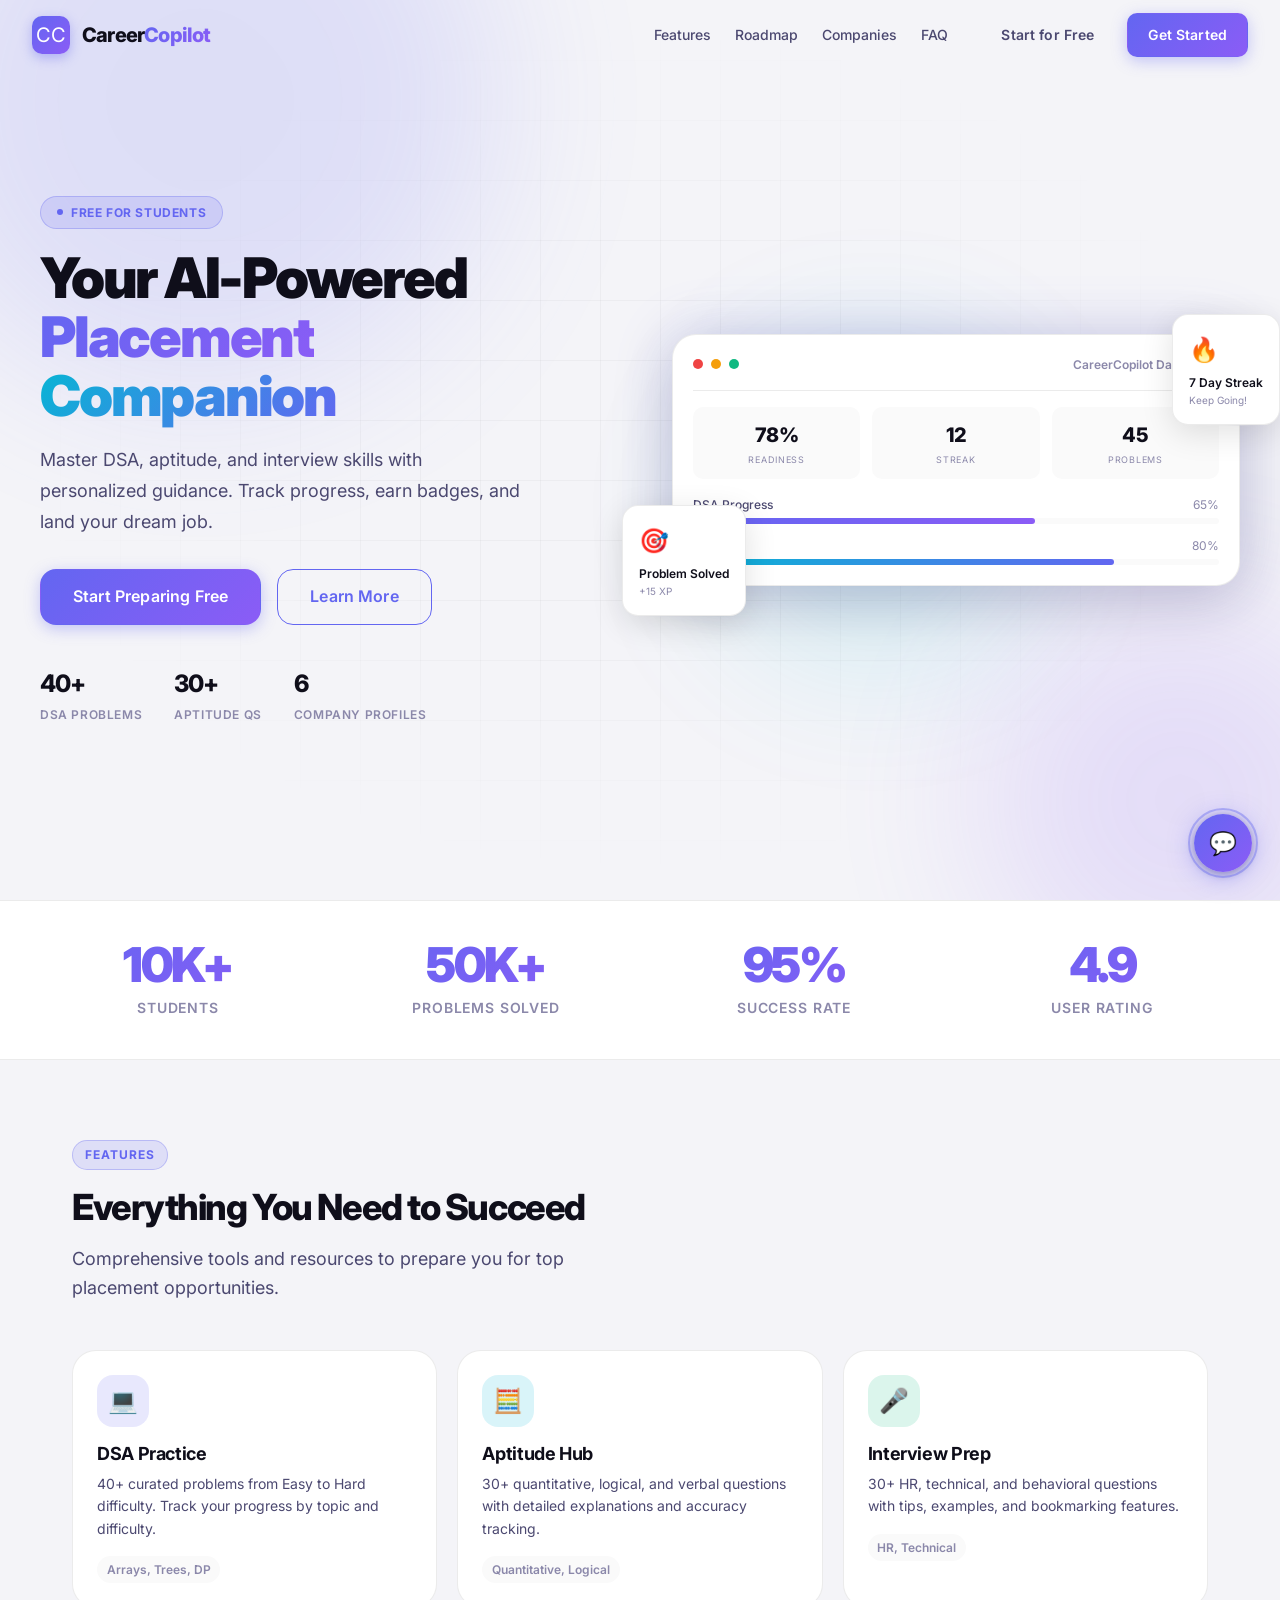
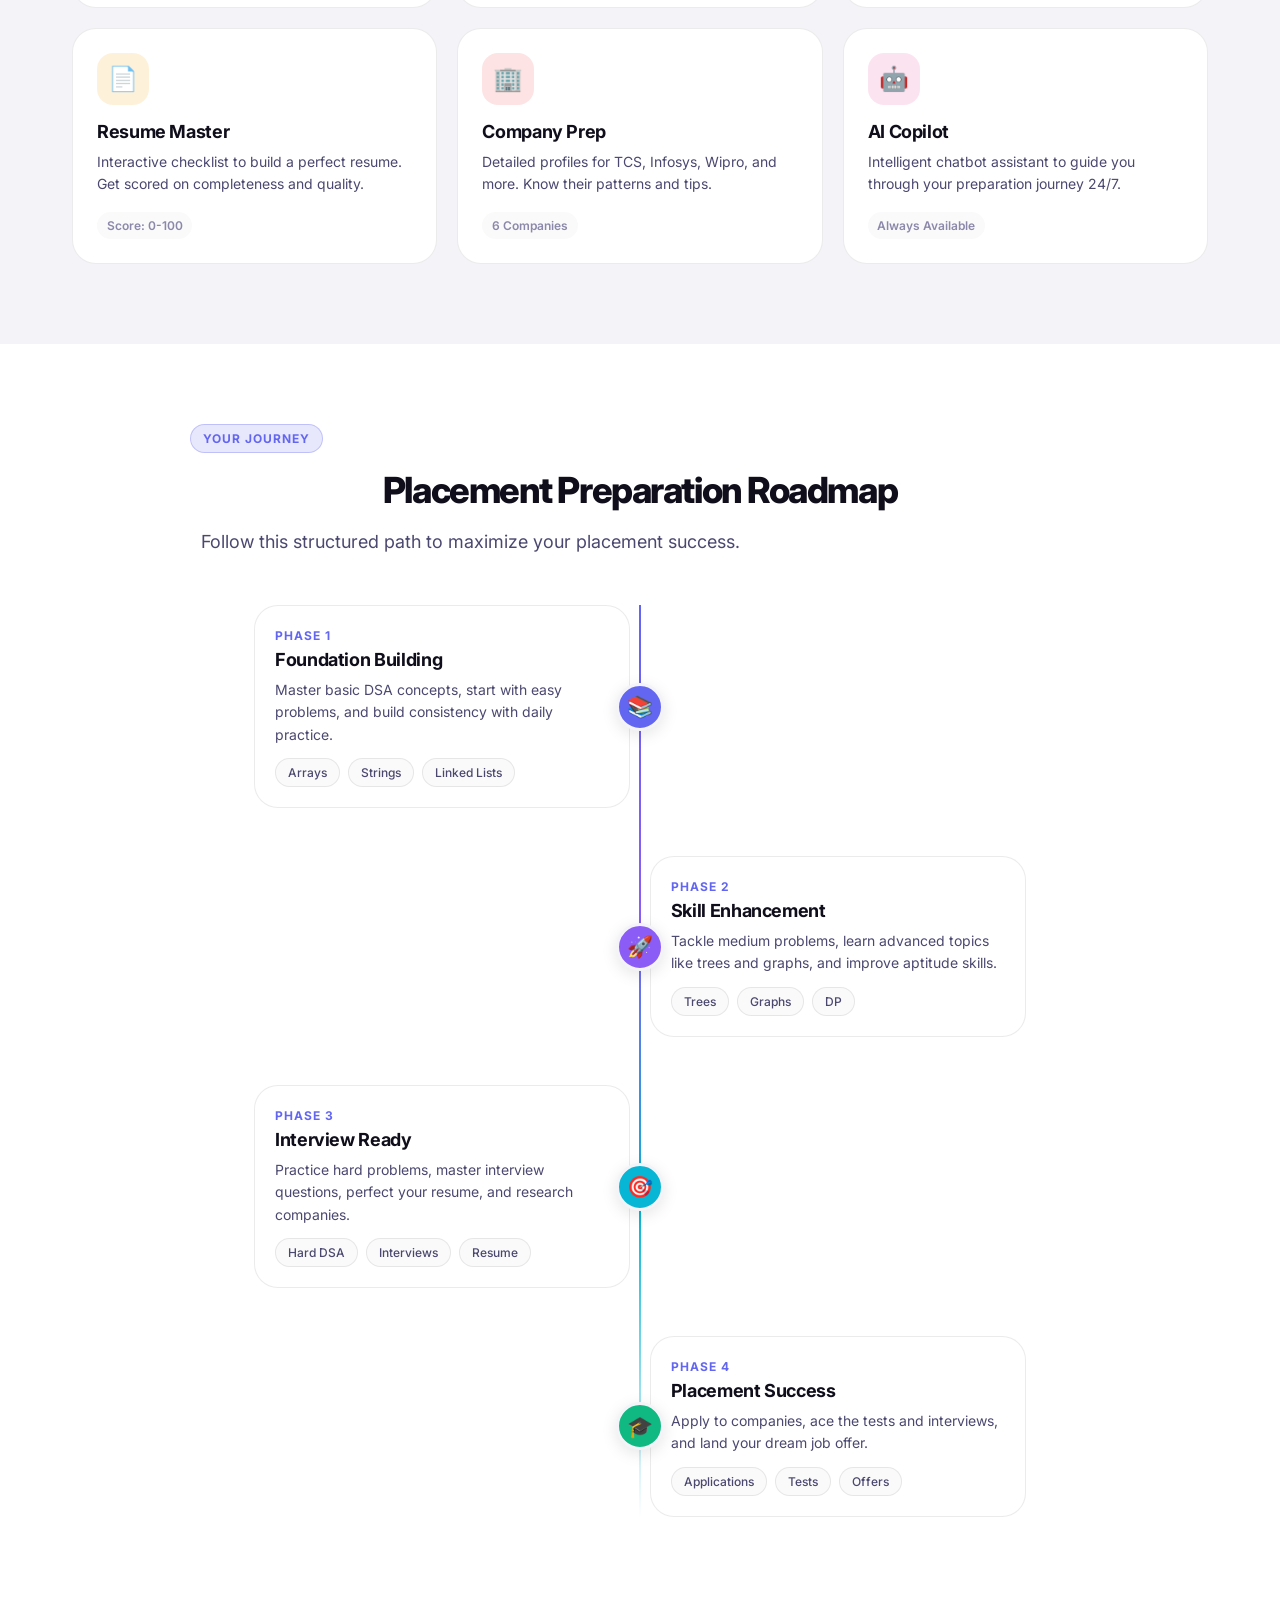
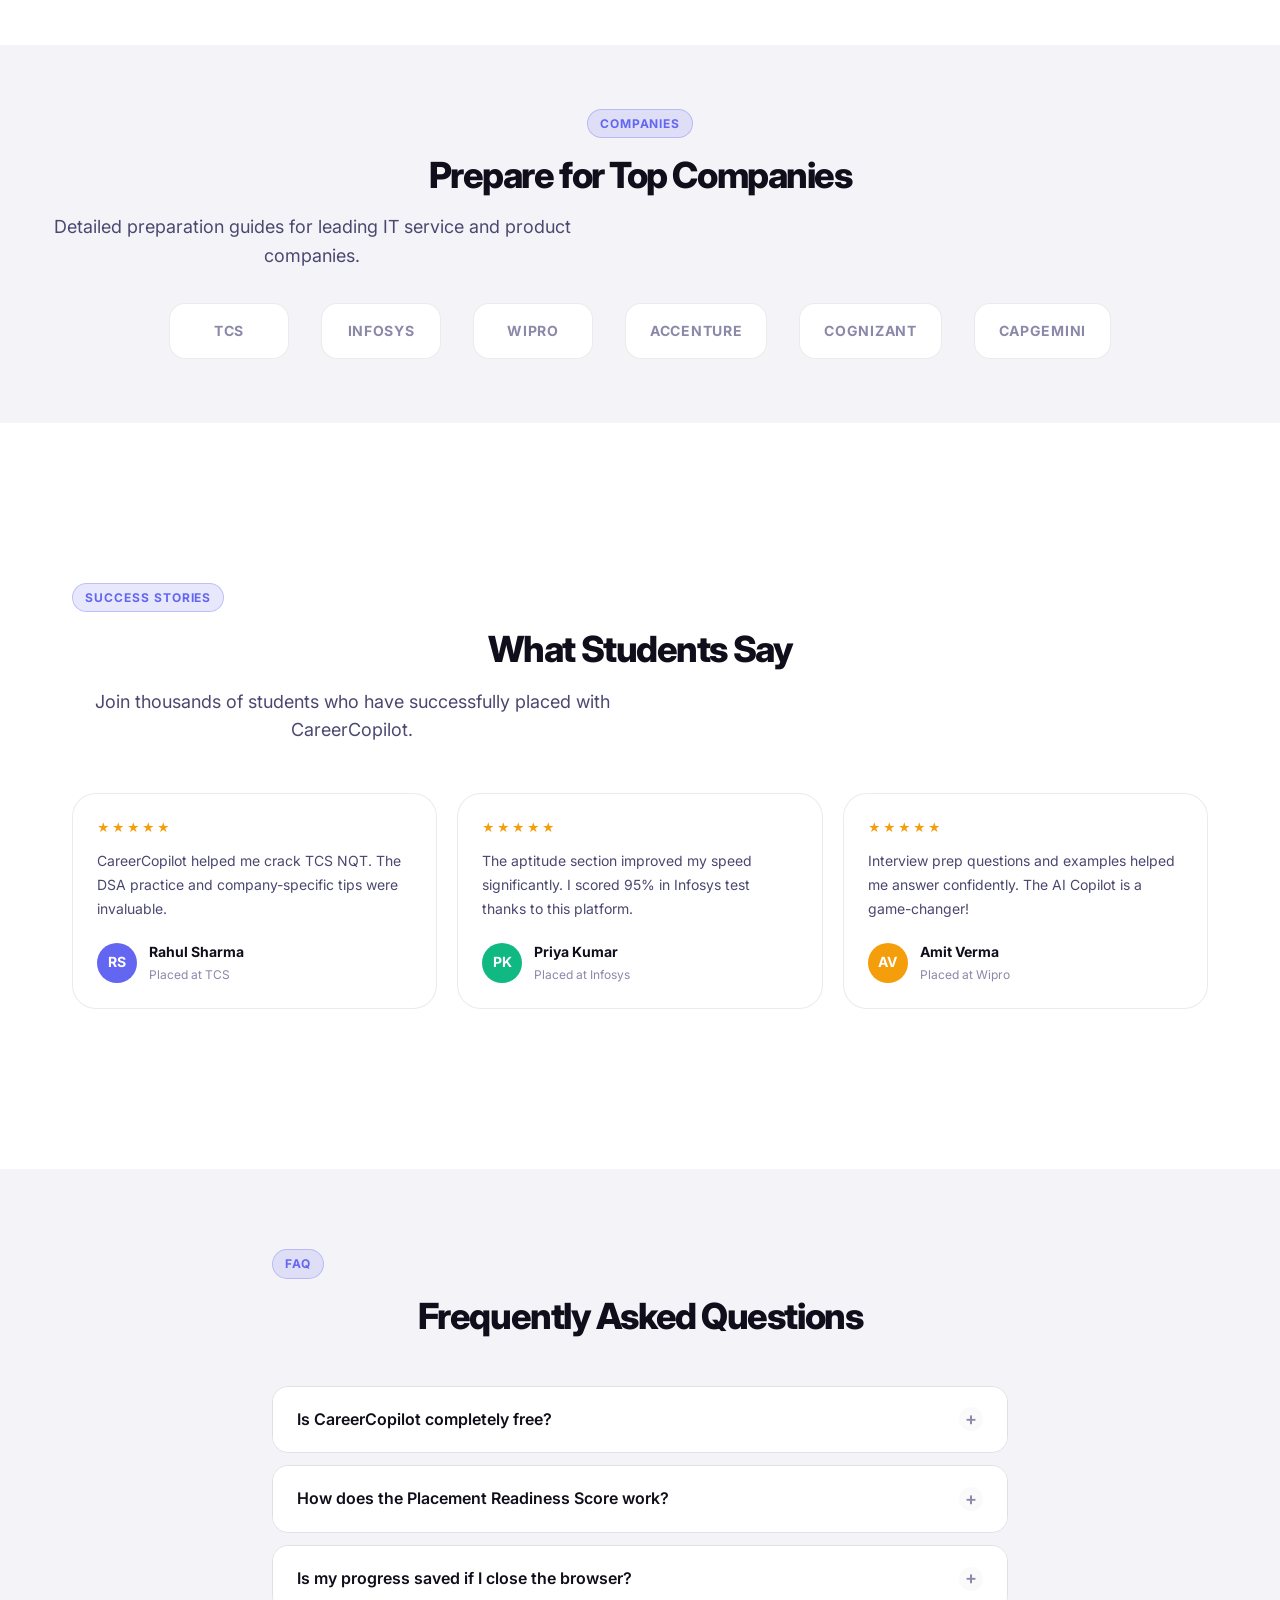
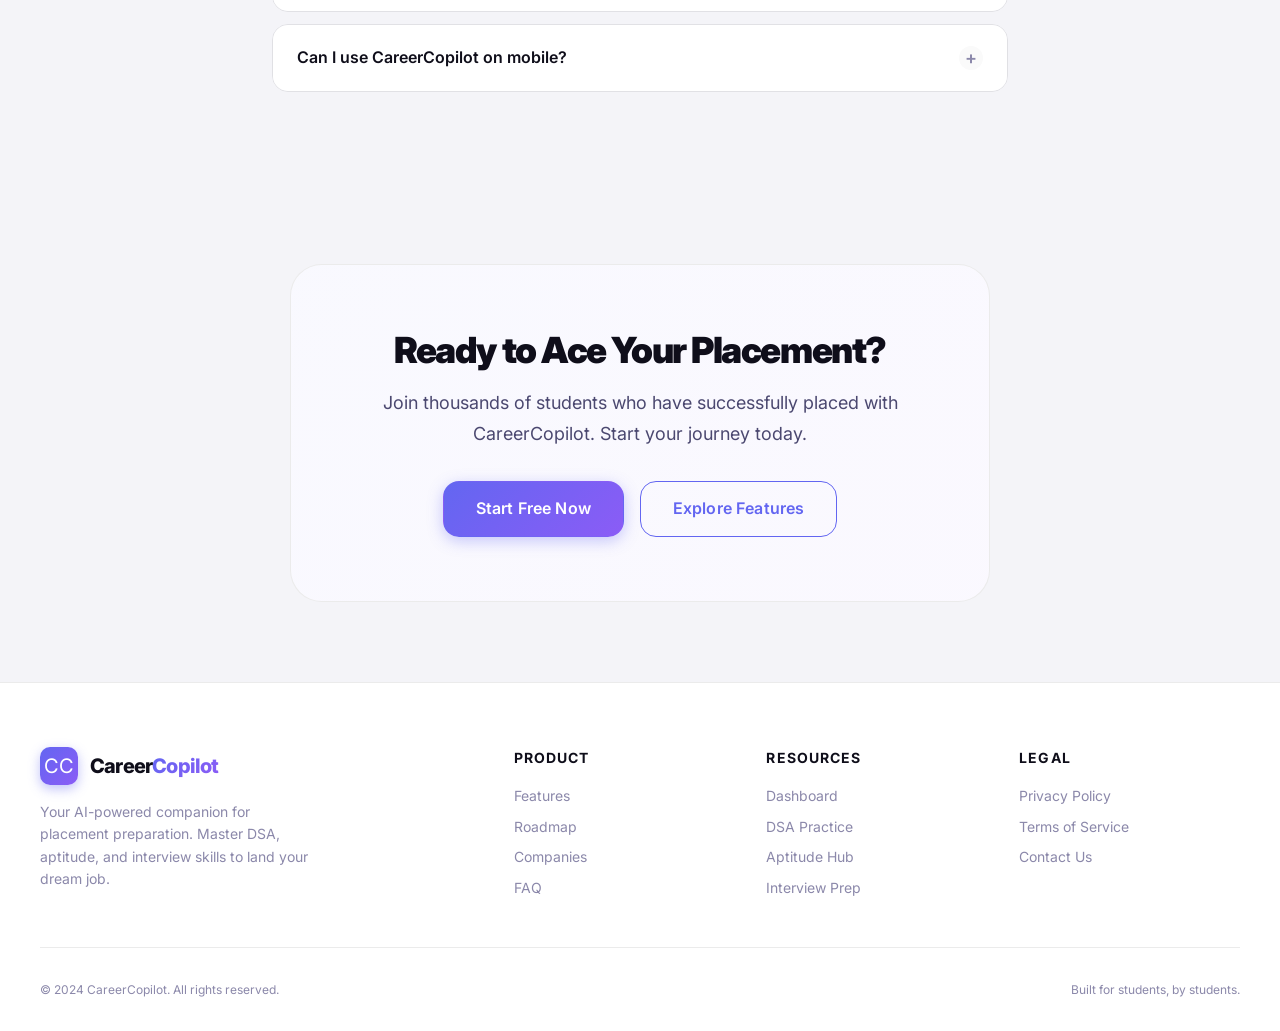
<file: index.html>
<!DOCTYPE html>
<html lang="en">
<head>
<meta charset="UTF-8">
<meta name="viewport" content="width=device-width, initial-scale=1.0">
<title>CareerCopilot — Your AI-Powered Placement Preparation Companion</title>
<link rel=icon href=favicon.svg type=image/svg+xml>

<meta name="description" content="Ace your placement preparation with CareerCopilot. Practice DSA, aptitude, interview questions, and track your progress with AI-powered guidance.">
<link rel="stylesheet" href="css/designsystem.css">
<link rel="stylesheet" href="css/landing.css">
<link rel="stylesheet" href="css/chatbot.css">
</head>
<body>

<!-- Landing Navigation -->
<nav class="landing-nav">
  <a href="index.html" class="nav-brand">
    <div class
    
    ="nav-brand-icon">CC</div>
    <div class="nav-brand-name">Career<span>Copilot</span></div>
  </a>
  <div class="nav-links">
    <a href="#features">Features</a>
    <a href="#roadmap">Roadmap</a>
    <a href="#companies">Companies</a>
    <a href="#faq">FAQ</a>
  </div>
  <div class="nav-actions">
    <a href="dashboard.html?profile=1" class="btn btn-ghost">Start for Free</a>
    <a href="dashboard.html?profile=1" class="btn btn-primary">Get Started</a>
  </div>
  <button class="nav-mobile-btn">☰</button>
</nav>

<!-- Hero Section -->
<section class="hero">
  <div class="hero-bg">
    <div class="hero-orb hero-orb-1"></div>
    <div class="hero-orb hero-orb-2"></div>
    <div class="hero-orb hero-orb-3"></div>
    <div class="hero-grid"></div>
  </div>
  
  <div class="hero-content">
    <div class="hero-text">
      <div class="hero-badge">
        <span class="hero-badge-dot"></span>
        Free for Students
      </div>
      <h1 class="hero-title">
        Your AI-Powered<br>
        <span class="highlight">Placement</span> <span class="line-accent">Companion</span>
      </h1>
      <p class="hero-desc">
        Master DSA, aptitude, and interview skills with personalized guidance. Track progress, earn badges, and land your dream job.
      </p>
      <div class="hero-cta">
        <a href="dashboard.html?profile=1" class="btn btn-primary btn-lg">Start Preparing Free</a>
        <a href="#features" class="btn btn-outline btn-lg">Learn More</a>
      </div>
      <div class="hero-stats">
        <div class="hero-stat-item">
          <div class="hero-stat-value">40+</div>
          <div class="hero-stat-label">DSA Problems</div>
        </div>
        <div class="hero-stat-item">
          <div class="hero-stat-value">30+</div>
          <div class="hero-stat-label">Aptitude Qs</div>
        </div>
        <div class="hero-stat-item">
          <div class="hero-stat-value">6</div>
          <div class="hero-stat-label">Company Profiles</div>
        </div>
      </div>
    </div>
    
    <div class="hero-visual">
      <div class="hero-dashboard-mock">
        <div class="mock-header">
          <div class="mock-dot mock-dot-red"></div>
          <div class="mock-dot mock-dot-yellow"></div>
          <div class="mock-dot mock-dot-green"></div>
          <div class="mock-title">CareerCopilot Dashboard</div>
        </div>
        <div class="mock-stats-row">
          <div class="mock-stat">
            <div class="mock-stat-val">78%</div>
            <div class="mock-stat-lbl">Readiness</div>
          </div>
          <div class="mock-stat">
            <div class="mock-stat-val">12</div>
            <div class="mock-stat-lbl">Streak</div>
          </div>
          <div class="mock-stat">
            <div class="mock-stat-val">45</div>
            <div class="mock-stat-lbl">Problems</div>
          </div>
        </div>
        <div class="mock-progress-list">
          <div class="mock-progress-item">
            <div class="mock-progress-header">
              <span class="mock-progress-label">DSA Progress</span>
              <span class="mock-progress-pct">65%</span>
            </div>
            <div class="progress-bar">
              <div class="progress-fill" style="width: 65%;"></div>
            </div>
          </div>
          <div class="mock-progress-item">
            <div class="mock-progress-header">
              <span class="mock-progress-label">Aptitude</span>
              <span class="mock-progress-pct">80%</span>
            </div>
            <div class="progress-bar">
              <div class="progress-fill accent" style="width: 80%;"></div>
            </div>
          </div>
        </div>
      </div>
      
      <div class="hero-float-card hero-float-card-1">
        <div class="float-card-icon">🎯</div>
        <div class="float-card-text">Problem Solved</div>
        <div class="float-card-sub">+15 XP</div>
      </div>
      
      <div class="hero-float-card hero-float-card-2">
        <div class="float-card-icon">🔥</div>
        <div class="float-card-text">7 Day Streak</div>
        <div class="float-card-sub">Keep Going!</div>
      </div>
    </div>
  </div>
</section>

<!-- Stats Bar -->
<section class="stats-showcase">
  <div class="stats-showcase-grid">
    <div class="showcase-stat">
      <div class="showcase-stat-value">10K+</div>
      <div class="showcase-stat-label">Students</div>
    </div>
    <div class="showcase-stat">
      <div class="showcase-stat-value">50K+</div>
      <div class="showcase-stat-label">Problems Solved</div>
    </div>
    <div class="showcase-stat">
      <div class="showcase-stat-value">95%</div>
      <div class="showcase-stat-label">Success Rate</div>
    </div>
    <div class="showcase-stat">
      <div class="showcase-stat-value">4.9</div>
      <div class="showcase-stat-label">User Rating</div>
    </div>
  </div>
</section>

<!-- Features Section -->
<section class="landing-section" id="features">
  <div class="section-eyebrow">Features</div>
  <h2 class="section-heading">Everything You Need to Succeed</h2>
  <p class="section-subheading">Comprehensive tools and resources to prepare you for top placement opportunities.</p>
  
  <div class="features-grid">
    <div class="feature-card">
      <div class="feature-icon purple">💻</div>
      <h3 class="feature-title">DSA Practice</h3>
      <p class="feature-desc">40+ curated problems from Easy to Hard difficulty. Track your progress by topic and difficulty.</p>
      <span class="feature-tag">Arrays, Trees, DP</span>
    </div>
    
    <div class="feature-card">
      <div class="feature-icon cyan">🧮</div>
      <h3 class="feature-title">Aptitude Hub</h3>
      <p class="feature-desc">30+ quantitative, logical, and verbal questions with detailed explanations and accuracy tracking.</p>
      <span class="feature-tag">Quantitative, Logical</span>
    </div>
    
    <div class="feature-card">
      <div class="feature-icon green">🎤</div>
      <h3 class="feature-title">Interview Prep</h3>
      <p class="feature-desc">30+ HR, technical, and behavioral questions with tips, examples, and bookmarking features.</p>
      <span class="feature-tag">HR, Technical</span>
    </div>
    
    <div class="feature-card">
      <div class="feature-icon amber">📄</div>
      <h3 class="feature-title">Resume Master</h3>
      <p class="feature-desc">Interactive checklist to build a perfect resume. Get scored on completeness and quality.</p>
      <span class="feature-tag">Score: 0-100</span>
    </div>
    
    <div class="feature-card">
      <div class="feature-icon red">🏢</div>
      <h3 class="feature-title">Company Prep</h3>
      <p class="feature-desc">Detailed profiles for TCS, Infosys, Wipro, and more. Know their patterns and tips.</p>
      <span class="feature-tag">6 Companies</span>
    </div>
    
    <div class="feature-card">
      <div class="feature-icon pink">🤖</div>
      <h3 class="feature-title">AI Copilot</h3>
      <p class="feature-desc">Intelligent chatbot assistant to guide you through your preparation journey 24/7.</p>
      <span class="feature-tag">Always Available</span>
    </div>
  </div>
</section>

<!-- Roadmap Section -->
<section class="roadmap-section" id="roadmap">
  <div class="roadmap-inner">
    <div class="section-eyebrow text-center">Your Journey</div>
    <h2 class="section-heading text-center">Placement Preparation Roadmap</h2>
    <p class="section-subheading text-center">Follow this structured path to maximize your placement success.</p>
    
    <div class="roadmap-timeline">
      <div class="timeline-item">
        <div class="timeline-dot" style="background: #6366F1;">📚</div>
        <div class="timeline-content">
          <div class="timeline-phase">Phase 1</div>
          <h3 class="timeline-title">Foundation Building</h3>
          <p class="timeline-desc">Master basic DSA concepts, start with easy problems, and build consistency with daily practice.</p>
          <div class="timeline-tags">
            <span class="tag">Arrays</span>
            <span class="tag">Strings</span>
            <span class="tag">Linked Lists</span>
          </div>
        </div>
      </div>
      
      <div class="timeline-item">
        <div class="timeline-dot" style="background: #8B5CF6;">🚀</div>
        <div class="timeline-content">
          <div class="timeline-phase">Phase 2</div>
          <h3 class="timeline-title">Skill Enhancement</h3>
          <p class="timeline-desc">Tackle medium problems, learn advanced topics like trees and graphs, and improve aptitude skills.</p>
          <div class="timeline-tags">
            <span class="tag">Trees</span>
            <span class="tag">Graphs</span>
            <span class="tag">DP</span>
          </div>
        </div>
      </div>
      
      <div class="timeline-item">
        <div class="timeline-dot" style="background: #06B6D4;">🎯</div>
        <div class="timeline-content">
          <div class="timeline-phase">Phase 3</div>
          <h3 class="timeline-title">Interview Ready</h3>
          <p class="timeline-desc">Practice hard problems, master interview questions, perfect your resume, and research companies.</p>
          <div class="timeline-tags">
            <span class="tag">Hard DSA</span>
            <span class="tag">Interviews</span>
            <span class="tag">Resume</span>
          </div>
        </div>
      </div>
      
      <div class="timeline-item">
        <div class="timeline-dot" style="background: #10B981;">🎓</div>
        <div class="timeline-content">
          <div class="timeline-phase">Phase 4</div>
          <h3 class="timeline-title">Placement Success</h3>
          <p class="timeline-desc">Apply to companies, ace the tests and interviews, and land your dream job offer.</p>
          <div class="timeline-tags">
            <span class="tag">Applications</span>
            <span class="tag">Tests</span>
            <span class="tag">Offers</span>
          </div>
        </div>
      </div>
    </div>
  </div>
</section>

<!-- Companies Section -->
<section class="companies-section" id="companies">
  <div class="section-eyebrow">Companies</div>
  <h2 class="section-heading text-center">Prepare for Top Companies</h2>
  <p class="section-subheading text-center">Detailed preparation guides for leading IT service and product companies.</p>
  
  <div class="company-logos">
    <div class="company-logo-item">TCS</div>
    <div class="company-logo-item">Infosys</div>
    <div class="company-logo-item">Wipro</div>
    <div class="company-logo-item">Accenture</div>
    <div class="company-logo-item">Cognizant</div>
    <div class="company-logo-item">Capgemini</div>
  </div>
</section>

<!-- Testimonials Section -->
<section class="testimonials-section">
  <div class="landing-section">
    <div class="section-eyebrow text-center">Success Stories</div>
    <h2 class="section-heading text-center">What Students Say</h2>
    <p class="section-subheading text-center">Join thousands of students who have successfully placed with CareerCopilot.</p>
    
    <div class="testimonials-grid">
      <div class="testimonial-card">
        <div class="stars">★★★★★</div>
        <p class="testimonial-text">CareerCopilot helped me crack TCS NQT. The DSA practice and company-specific tips were invaluable.</p>
        <div class="testimonial-author">
          <div class="author-avatar" style="background: #6366F1;">RS</div>
          <div>
            <div class="author-name">Rahul Sharma</div>
            <div class="author-role">Placed at TCS</div>
          </div>
        </div>
      </div>
      
      <div class="testimonial-card">
        <div class="stars">★★★★★</div>
        <p class="testimonial-text">The aptitude section improved my speed significantly. I scored 95% in Infosys test thanks to this platform.</p>
        <div class="testimonial-author">
          <div class="author-avatar" style="background: #10B981;">PK</div>
          <div>
            <div class="author-name">Priya Kumar</div>
            <div class="author-role">Placed at Infosys</div>
          </div>
        </div>
      </div>
      
      <div class="testimonial-card">
        <div class="stars">★★★★★</div>
        <p class="testimonial-text">Interview prep questions and examples helped me answer confidently. The AI Copilot is a game-changer!</p>
        <div class="testimonial-author">
          <div class="author-avatar" style="background: #F59E0B;">AV</div>
          <div>
            <div class="author-name">Amit Verma</div>
            <div class="author-role">Placed at Wipro</div>
          </div>
        </div>
      </div>
    </div>
  </div>
</section>

<!-- FAQ Section -->
<section class="faq-section" id="faq">
  <div class="section-eyebrow text-center">FAQ</div>
  <h2 class="section-heading text-center">Frequently Asked Questions</h2>
  
  <div class="faq-list">
    <div class="faq-item">
      <div class="faq-question">
        Is CareerCopilot completely free?
        <div class="faq-icon">+</div>
      </div>
      <div class="faq-answer">
        <p>Yes! CareerCopilot is completely free to use. All features including DSA practice, aptitude tests, interview prep, and the AI Copilot are available at no cost.</p>
      </div>
    </div>
    
    <div class="faq-item">
      <div class="faq-question">
        How does the Placement Readiness Score work?
        <div class="faq-icon">+</div>
      </div>
      <div class="faq-answer">
        <p>Your Placement Readiness Score is calculated based on your progress across all modules: DSA completion (30%), Aptitude accuracy (20%), Interview prep (20%), Resume score (20%), and Consistency streak (10%).</p>
      </div>
    </div>
    
    <div class="faq-item">
      <div class="faq-question">
        Is my progress saved if I close the browser?
        <div class="faq-icon">+</div>
      </div>
      <div class="faq-answer">
        <p>Yes! All your progress, completed questions, bookmarks, notes, and settings are saved in your browser's Local Storage. Your data persists across sessions on the same device and browser.</p>
      </div>
    </div>
    
    <div class="faq-item">
      <div class="faq-question">
        Can I use CareerCopilot on mobile?
        <div class="faq-icon">+</div>
      </div>
      <div class="faq-answer">
        <p>Absolutely! CareerCopilot is fully responsive and works seamlessly on mobile devices. Practice on the go with the same great experience.</p>
      </div>
    </div>
  </div>
</section>

<!-- CTA Section -->
<section class="cta-section">
  <div class="cta-inner">
    <h2 class="cta-title">Ready to Ace Your Placement?</h2>
    <p class="cta-desc">Join thousands of students who have successfully placed with CareerCopilot. Start your journey today.</p>
    <div class="cta-actions">
      <a href="dashboard.html?profile=1" class="btn btn-primary btn-lg">Start Free Now</a>
      <a href="#features" class="btn btn-outline btn-lg">Explore Features</a>
    </div>
  </div>
</section>

<!-- Footer -->
<footer class="footer">
  <div class="footer-grid">
    <div>
      <div class="nav-brand" style="margin-bottom: var(--space-4);">
        <div class="nav-brand-icon">CC</div>
        <div class="nav-brand-name">Career<span>Copilot</span></div>
      </div>
      <p class="footer-brand-desc">Your AI-powered companion for placement preparation. Master DSA, aptitude, and interview skills to land your dream job.</p>
    </div>
    
    <div>
      <div class="footer-col-title">Product</div>
      <div class="footer-links">
        <a href="#features">Features</a>
        <a href="#roadmap">Roadmap</a>
        <a href="#companies">Companies</a>
        <a href="#faq">FAQ</a>
      </div>
    </div>
    
    <div>
      <div class="footer-col-title">Resources</div>
      <div class="footer-links">
        <a href="dashboard.html">Dashboard</a>
        <a href="coding.html">DSA Practice</a>
        <a href="aptitude.html">Aptitude Hub</a>
        <a href="interview.html">Interview Prep</a>
      </div>
    </div>
    
    <div>
      <div class="footer-col-title">Legal</div>
      <div class="footer-links">
        <a href="#">Privacy Policy</a>
        <a href="#">Terms of Service</a>
        <a href="#">Contact Us</a>
      </div>
    </div>
  </div>
  
  <div class="footer-bottom">
    <div class="footer-copyright">© 2024 CareerCopilot. All rights reserved.</div>
    <div class="footer-tagline">Built for students, by students.</div>
  </div>
</footer>

<script src="js/storage.js"></script>
<script src="js/data.js"></script>
<script src="js/theme.js"></script>
<script src="js/main.js"></script>
<script src="js/onboarding.js"></script>
<script src="js/chatbot.js"></script>
<script src="js/chatbot-ui.js"></script>
</body>
</html>
</file>
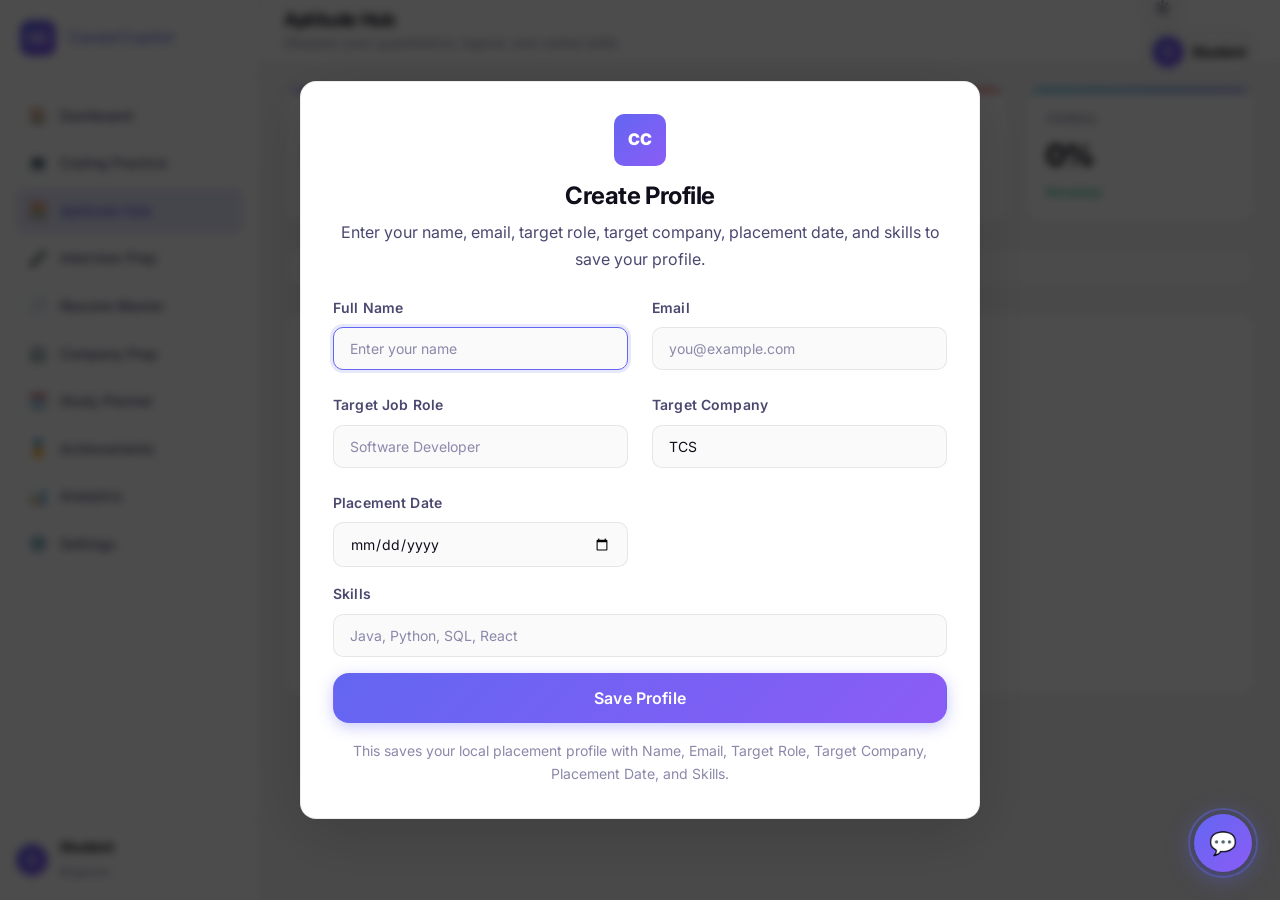
<file: aptitude.html>
<!DOCTYPE html>
<html lang="en">
<head>
<meta charset="UTF-8">
<meta name="viewport" content="width=device-width, initial-scale=1.0">
<title>Aptitude Hub — CareerCopilot</title>
<link rel=icon href=favicon.svg type=image/svg+xml>

<link rel="stylesheet" href="css/designsystem.css">
<link rel="stylesheet" href="css/appshell.css">
<link rel="stylesheet" href="css/app.css">
<link rel="stylesheet" href="css/chatbot.css">
</head>
<body>
<div class="app">

  <div class="sidebar-overlay"></div>
  <aside class="sidebar">
    <a href="index.html" class="brand"><span class="brand-mark">CC</span> CareerCopilot</a>
    <nav class="side-nav">
      <a href="dashboard.html" class="side-link"><span class="ic">🏠</span> Dashboard</a>
      <a href="coding.html" class="side-link"><span class="ic">💻</span> Coding Practice</a>
      <a href="aptitude.html" class="side-link active"><span class="ic">🧮</span> Aptitude Hub</a>
      <a href="interview.html" class="side-link"><span class="ic">🎤</span> Interview Prep</a>
      <a href="resume.html" class="side-link"><span class="ic">📄</span> Resume Master</a>
      <a href="companies.html" class="side-link"><span class="ic">🏢</span> Company Prep</a>
      <a href="planner.html" class="side-link"><span class="ic">🗓️</span> Study Planner</a>
      <a href="achievements.html" class="side-link"><span class="ic">🏅</span> Achievements</a>
      <a href="analytics.html" class="side-link"><span class="ic">📊</span> Analytics</a>
      <a href="settings.html" class="side-link"><span class="ic">⚙️</span> Settings</a>
    </nav>
    <div class="side-foot">
      <div class="side-user">
        <div class="avatar" id="side-avatar">AS</div>
        <div class="meta"><b id="side-name">Aman Sharma</b><span id="side-rank">Beginner Explorer</span></div>
      </div>
    </div>
  </aside>

  <main class="main">
    <header class="topbar">
      <div class="flex items-center gap-16">
        <button class="menu-toggle btn-icon">☰</button>
        <div>
          <h1>Aptitude Hub</h1>
          <div class="topbar-sub">Sharpen your quantitative, logical, and verbal skills</div>
        </div>
      </div>
      <div class="topbar-actions">
        <button class="theme-toggle" aria-label="Toggle theme"></button>
      </div>
    </header>

    <div class="content">
      <!-- Stats Bar -->
      <div class="stats-row">
        <div class="stat-card primary">
          <div class="stat-card-label">Total Attempted</div>
          <div class="stat-card-value" id="aptitude-total">0</div>
          <div class="stat-card-delta up">/ 30</div>
        </div>
        <div class="stat-card success">
          <div class="stat-card-label">Quantitative</div>
          <div class="stat-card-value" id="quant-score">0%</div>
          <div class="stat-card-delta up">Accuracy</div>
        </div>
        <div class="stat-card warning">
          <div class="stat-card-label">Logical</div>
          <div class="stat-card-value" id="logical-score">0%</div>
          <div class="stat-card-delta up">Accuracy</div>
        </div>
        <div class="stat-card accent">
          <div class="stat-card-label">Verbal</div>
          <div class="stat-card-value" id="verbal-score">0%</div>
          <div class="stat-card-delta up">Accuracy</div>
        </div>
      </div>

      <!-- Category Tabs -->
      <div class="tab-bar">
        <button class="tab-item active" data-category="quantitative">Quantitative</button>
        <button class="tab-item" data-category="logical">Logical Reasoning</button>
        <button class="tab-item" data-category="verbal">Verbal Ability</button>
      </div>

      <!-- Quiz Container -->
      <div class="card card-pad" id="quiz-container">
        <div id="quiz-start">
          <div style="text-align: center; padding: var(--space-8);">
            <div style="font-size: 4rem; margin-bottom: var(--space-4);">🧮</div>
            <h3 style="margin-bottom: var(--space-3);">Ready to practice?</h3>
            <p style="color: var(--text-muted); margin-bottom: var(--space-6);">Test your aptitude skills with our curated questions.</p>
            <button class="btn btn-primary btn-lg" onclick="startQuiz()">Start Quiz</button>
          </div>
        </div>
        
        <div id="quiz-question" style="display: none;">
          <div class="flex justify-between items-center mb-4">
            <span class="badge badge-primary" id="question-number">Question 1/10</span>
            <span class="badge badge-muted" id="category-label">Quantitative</span>
          </div>
          <h3 id="question-text" style="margin-bottom: var(--space-6); font-size: var(--text-lg);"></h3>
          <div id="options-container" class="flex-col gap-3"></div>
          <div id="explanation" style="display: none; margin-top: var(--space-4); padding: var(--space-4); background: var(--bg-elevated); border-radius: var(--radius-md); border-left: 3px solid var(--primary);">
            <strong style="color: var(--primary);">Explanation:</strong>
            <p id="explanation-text" style="margin-top: var(--space-2); color: var(--text-secondary);"></p>
          </div>
          <div class="flex gap-3 mt-6">
            <button class="btn btn-primary" id="next-btn" onclick="nextQuestion()" style="display: none;">Next Question</button>
            <button class="btn btn-secondary" onclick="endQuiz()">End Quiz</button>
          </div>
        </div>
        
        <div id="quiz-result" style="display: none;">
          <div style="text-align: center; padding: var(--space-8);">
            <div style="font-size: 4rem; margin-bottom: var(--space-4);">🎉</div>
            <h3 style="margin-bottom: var(--space-3);">Quiz Complete!</h3>
            <div class="stat-card-value" id="final-score" style="font-size: var(--text-5xl); margin-bottom: var(--space-2);">0/10</div>
            <p style="color: var(--text-muted); margin-bottom: var(--space-6);">Great effort! Keep practicing to improve.</p>
            <button class="btn btn-primary btn-lg" onclick="resetQuiz()">Try Again</button>
          </div>
        </div>
      </div>
    </div>
  </main>
</div>

<script src="js/storage.js"></script>
<script src="js/data.js"></script>
<script src="js/theme.js"></script>
<script src="js/main.js"></script>
<script src="js/onboarding.js"></script>
<script src="js/chatbot.js"></script>
<script src="js/chatbot-ui.js"></script>
<script src="js/aptitude.js"></script>
</body>
</html>
</file>
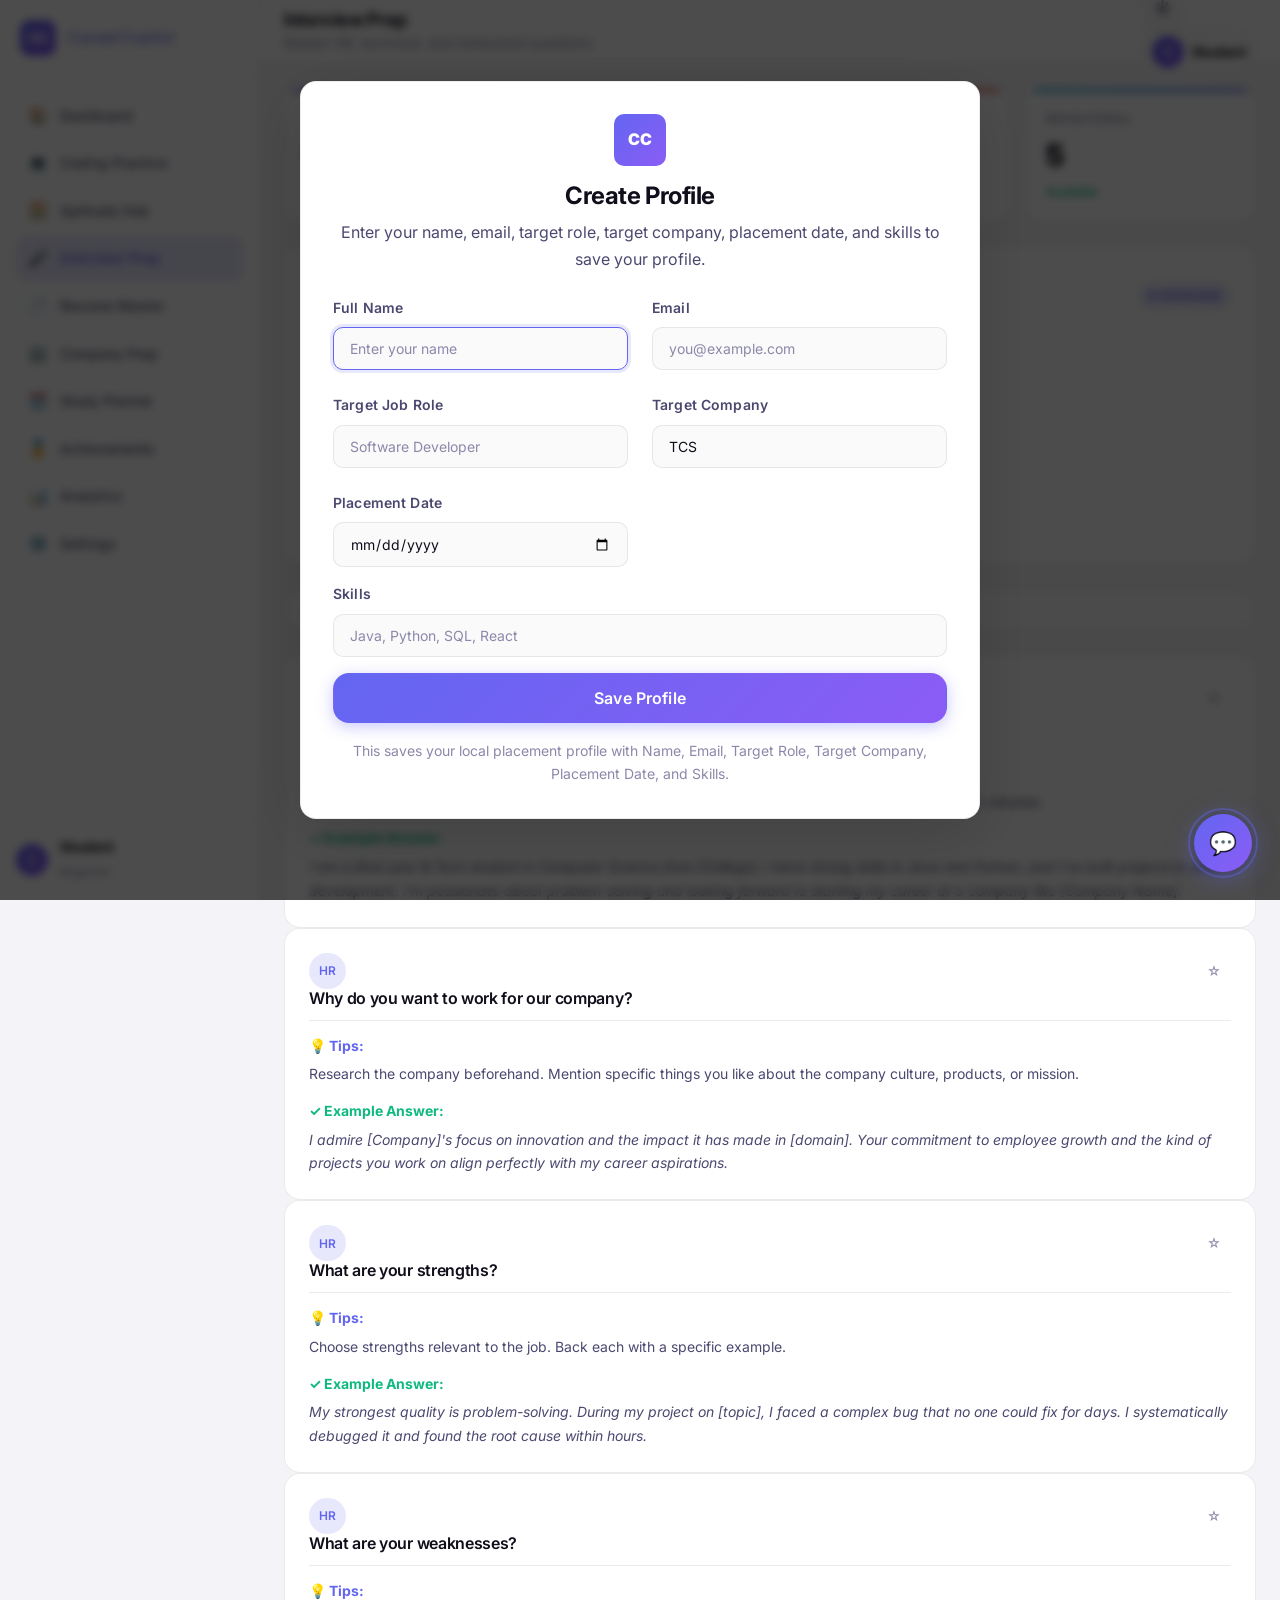
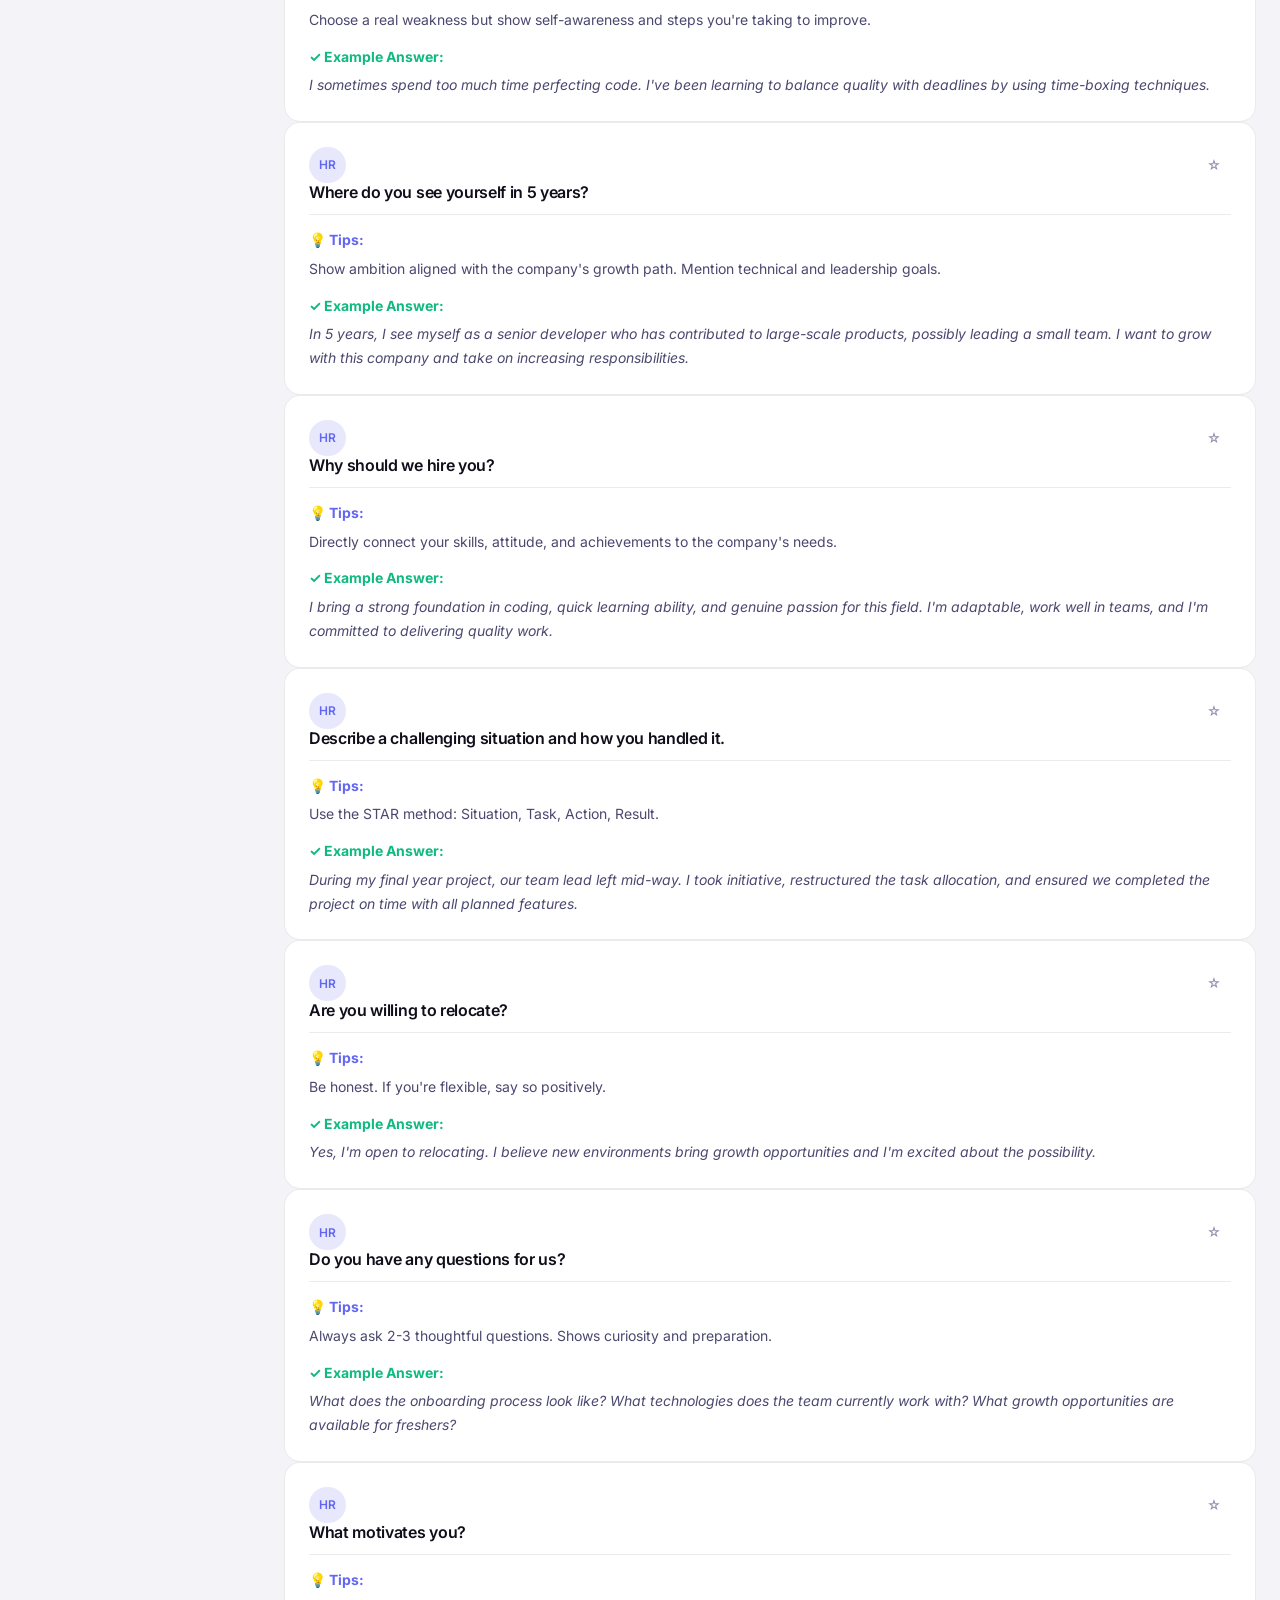
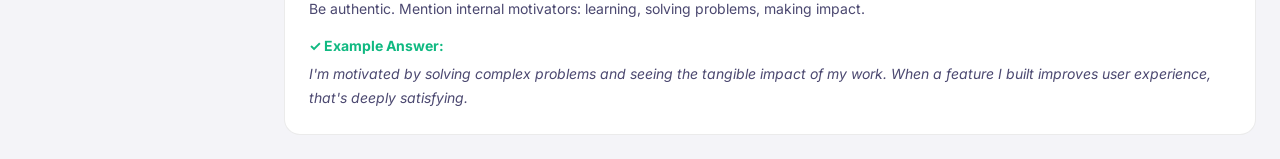
<file: interview.html>
<!DOCTYPE html>
<html lang="en">
<head>
<meta charset="UTF-8">
<meta name="viewport" content="width=device-width, initial-scale=1.0">
<title>Interview Prep — CareerCopilot</title>
<link rel=icon href=favicon.svg type=image/svg+xml>

<link rel="stylesheet" href="css/designsystem.css">
<link rel="stylesheet" href="css/appshell.css">
<link rel="stylesheet" href="css/app.css">
<link rel="stylesheet" href="css/chatbot.css">
</head>
<body>
<div class="app">

  <div class="sidebar-overlay"></div>
  <aside class="sidebar">
    <a href="index.html" class="brand"><span class="brand-mark">CC</span> CareerCopilot</a>
    <nav class="side-nav">
      <a href="dashboard.html" class="side-link"><span class="ic">🏠</span> Dashboard</a>
      <a href="coding.html" class="side-link"><span class="ic">💻</span> Coding Practice</a>
      <a href="aptitude.html" class="side-link"><span class="ic">🧮</span> Aptitude Hub</a>
      <a href="interview.html" class="side-link active"><span class="ic">🎤</span> Interview Prep</a>
      <a href="resume.html" class="side-link"><span class="ic">📄</span> Resume Master</a>
      <a href="companies.html" class="side-link"><span class="ic">🏢</span> Company Prep</a>
      <a href="planner.html" class="side-link"><span class="ic">🗓️</span> Study Planner</a>
      <a href="achievements.html" class="side-link"><span class="ic">🏅</span> Achievements</a>
      <a href="analytics.html" class="side-link"><span class="ic">📊</span> Analytics</a>
      <a href="settings.html" class="side-link"><span class="ic">⚙️</span> Settings</a>
    </nav>
    <div class="side-foot">
      <div class="side-user">
        <div class="avatar" id="side-avatar">AS</div>
        <div class="meta"><b id="side-name">Aman Sharma</b><span id="side-rank">Beginner Explorer</span></div>
      </div>
    </div>
  </aside>

  <main class="main">
    <header class="topbar">
      <div class="flex items-center gap-16">
        <button class="menu-toggle btn-icon">☰</button>
        <div>
          <h1>Interview Prep</h1>
          <div class="topbar-sub">Master HR, technical, and behavioral questions</div>
        </div>
      </div>
      <div class="topbar-actions">
        <button class="theme-toggle" aria-label="Toggle theme"></button>
      </div>
    </header>

    <div class="content">
      <!-- Stats Bar -->
      <div class="stats-row">
        <div class="stat-card primary">
          <div class="stat-card-label">Bookmarked</div>
          <div class="stat-card-value" id="bookmarked-count">0</div>
          <div class="stat-card-delta up">Questions</div>
        </div>
        <div class="stat-card success">
          <div class="stat-card-label">HR Questions</div>
          <div class="stat-card-value">10</div>
          <div class="stat-card-delta up">Available</div>
        </div>
        <div class="stat-card warning">
          <div class="stat-card-label">Technical</div>
          <div class="stat-card-value">10</div>
          <div class="stat-card-delta up">Available</div>
        </div>
        <div class="stat-card accent">
          <div class="stat-card-label">Behavioral</div>
          <div class="stat-card-value">5</div>
          <div class="stat-card-delta up">Available</div>
        </div>
      </div>

      <div class="card card-pad mb-6">
        <div class="panel-head">
          <div>
            <h3>AI Mock Interview Simulator</h3>
            <p class="text-muted">Practice technical, HR, or manager rounds with instant structured feedback.</p>
          </div>
          <span class="badge badge-primary" id="mock-history-count">0 sessions</span>
        </div>
        <div class="planner-form-grid mock-form-grid">
          <div class="form-group">
            <label class="form-label">Interview Type</label>
            <select class="form-select" id="mock-type">
              <option>Technical Interview</option>
              <option>HR Interview</option>
              <option>Managerial Interview</option>
            </select>
          </div>
          <div class="form-group">
            <label class="form-label">Company</label>
            <select class="form-select" id="mock-company">
              <option>TCS</option>
              <option>Infosys</option>
              <option>Accenture</option>
              <option>Wipro</option>
              <option>Cognizant</option>
              <option>Capgemini</option>
            </select>
          </div>
          <div class="form-group">
            <label class="form-label">&nbsp;</label>
            <button class="btn btn-primary btn-block" type="button" onclick="startMockInterview()">Start Interview</button>
          </div>
        </div>
        <div id="mock-interview-panel" class="mock-interview-panel mt-4"></div>
        <div id="mock-feedback-panel" class="mock-feedback-panel mt-4"></div>
        <div class="mt-4">
          <h4>Interview Score History</h4>
          <div id="mock-history-list" class="mock-history-list"></div>
        </div>
      </div>

      <!-- Category Tabs -->
      <div class="tab-bar">
        <button class="tab-item active" data-category="hr">HR Questions</button>
        <button class="tab-item" data-category="technical">Technical</button>
        <button class="tab-item" data-category="behavioral">Behavioral</button>
      </div>

      <!-- Questions List -->
      <div class="flex-col gap-4" id="questions-list">
        <!-- Questions will be rendered here -->
      </div>
    </div>
  </main>
</div>

<script src="js/storage.js"></script>
<script src="js/data.js"></script>
<script src="js/theme.js"></script>
<script src="js/main.js"></script>
<script src="js/onboarding.js"></script>
<script src="js/chatbot.js"></script>
<script src="js/chatbot-ui.js"></script>
<script src="js/interview.js"></script>
</body>
</html>
</file>
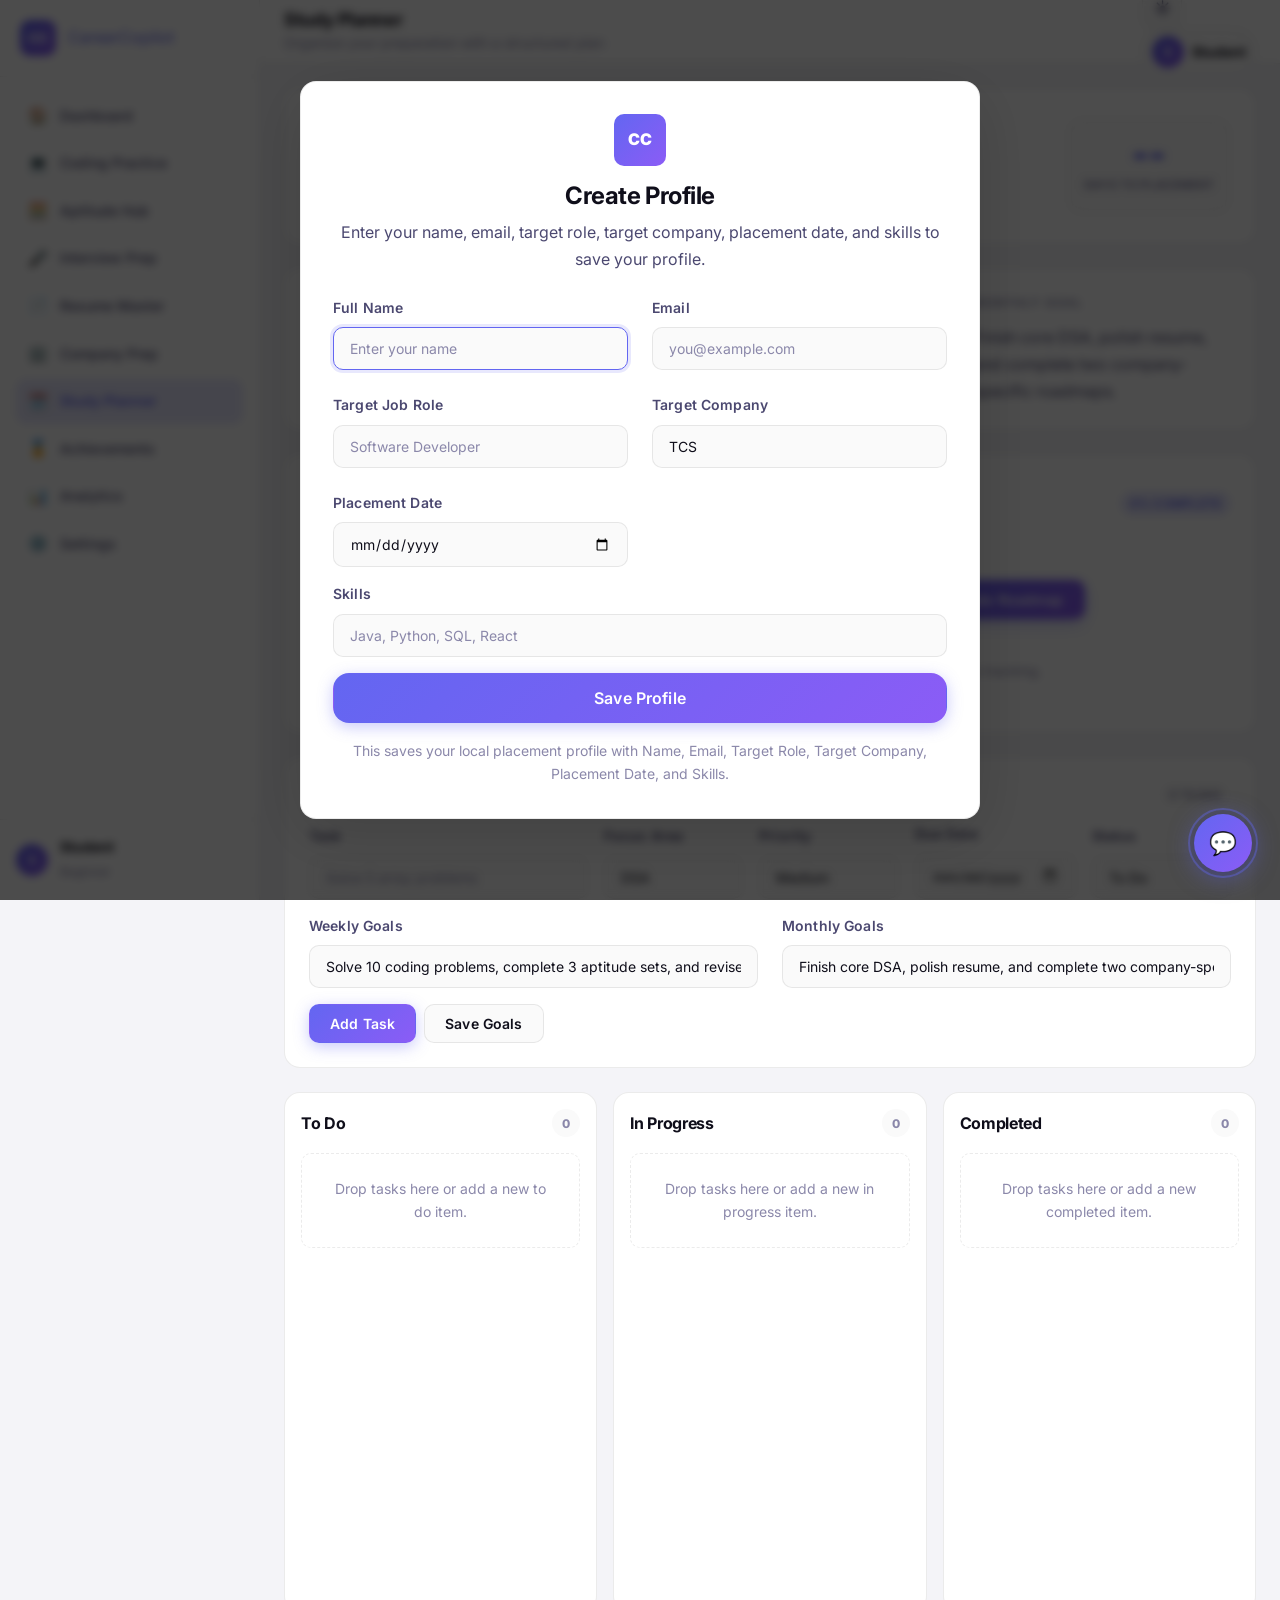
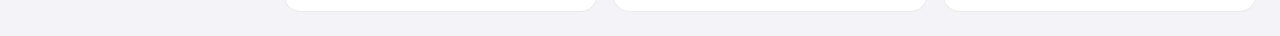
<file: planner.html>
<!DOCTYPE html>
<html lang="en">
<head>
<meta charset="UTF-8">
<meta name="viewport" content="width=device-width, initial-scale=1.0">
<title>Study Planner — CareerCopilot</title>
<link rel=icon href=favicon.svg type=image/svg+xml>

<link rel="stylesheet" href="css/designsystem.css">
<link rel="stylesheet" href="css/appshell.css">
<link rel="stylesheet" href="css/app.css">
<link rel="stylesheet" href="css/chatbot.css">
</head>
<body>
<div class="app">

  <div class="sidebar-overlay"></div>
  <aside class="sidebar">
    <a href="index.html" class="brand"><span class="brand-mark">CC</span> CareerCopilot</a>
    <nav class="side-nav">
      <a href="dashboard.html" class="side-link"><span class="ic">🏠</span> Dashboard</a>
      <a href="coding.html" class="side-link"><span class="ic">💻</span> Coding Practice</a>
      <a href="aptitude.html" class="side-link"><span class="ic">🧮</span> Aptitude Hub</a>
      <a href="interview.html" class="side-link"><span class="ic">🎤</span> Interview Prep</a>
      <a href="resume.html" class="side-link"><span class="ic">📄</span> Resume Master</a>
      <a href="companies.html" class="side-link"><span class="ic">🏢</span> Company Prep</a>
      <a href="planner.html" class="side-link active"><span class="ic">🗓️</span> Study Planner</a>
      <a href="achievements.html" class="side-link"><span class="ic">🏅</span> Achievements</a>
      <a href="analytics.html" class="side-link"><span class="ic">📊</span> Analytics</a>
      <a href="settings.html" class="side-link"><span class="ic">⚙️</span> Settings</a>
    </nav>
    <div class="side-foot">
      <div class="side-user">
        <div class="avatar" id="side-avatar">AS</div>
        <div class="meta"><b id="side-name">Aman Sharma</b><span id="side-rank">Beginner Explorer</span></div>
      </div>
    </div>
  </aside>

  <main class="main">
    <header class="topbar">
      <div class="flex items-center gap-16">
        <button class="menu-toggle btn-icon">☰</button>
        <div>
          <h1>Study Planner</h1>
          <div class="topbar-sub">Organize your preparation with a structured plan</div>
        </div>
      </div>
      <div class="topbar-actions">
        <button class="theme-toggle" aria-label="Toggle theme"></button>
      </div>
    </header>

    <div class="content">
      <div class="planner-hero card card-pad mb-6">
        <div>
          <span class="badge badge-primary">Placement Planner</span>
          <h2><span data-profile-name>Student</span>'s Dashboard</h2>
          <p>Good luck with your <span data-profile-dream-company>dream company</span> preparation.</p>
        </div>
        <div class="planner-countdown">
          <span id="planner-countdown">--</span>
          <small>days to placement</small>
        </div>
      </div>

      <div class="content-grid-3 mb-6">
        <div class="card card-pad">
          <div class="stat-card-label">Tasks Completed</div>
          <div class="stat-card-value" id="planner-completed">0/0</div>
          <div class="progress-bar mt-3"><div class="progress-fill success" id="planner-progress" style="width:0%;"></div></div>
        </div>
        <div class="card card-pad">
          <div class="stat-card-label">Weekly Goal</div>
          <p id="weekly-goal-text">Set a focused weekly target.</p>
        </div>
        <div class="card card-pad">
          <div class="stat-card-label">Monthly Goal</div>
          <p id="monthly-goal-text">Set a monthly preparation milestone.</p>
        </div>
      </div>

      <div class="card card-pad mb-6">
        <div class="panel-head">
          <div>
            <h3>AI Career Roadmap</h3>
            <p class="text-muted">Generate a personalized placement plan using your profile, skills, and deadline.</p>
          </div>
          <span class="badge badge-primary" id="roadmap-progress-badge">0% complete</span>
        </div>
        <div class="planner-form-grid roadmap-form">
          <div class="form-group">
            <label class="form-label">Target Role</label>
            <select class="form-select" id="roadmap-role">
              <option>Software Developer</option>
              <option>Frontend Developer</option>
              <option>Data Analyst</option>
              <option>AI Engineer</option>
            </select>
          </div>
          <div class="form-group">
            <label class="form-label">Current Skill Level</label>
            <select class="form-select" id="roadmap-level">
              <option>Beginner</option>
              <option>Intermediate</option>
              <option>Advanced</option>
            </select>
          </div>
          <div class="form-group">
            <label class="form-label">Placement Deadline</label>
            <input type="date" class="form-input" id="roadmap-deadline">
          </div>
          <div class="form-group">
            <label class="form-label">&nbsp;</label>
            <button class="btn btn-primary btn-block" type="button" onclick="generateCareerRoadmap()">Generate Roadmap</button>
          </div>
        </div>
        <div id="career-roadmap-output" class="career-roadmap-output mt-4"></div>
      </div>

      <div class="card card-pad mb-6">
        <div class="panel-head">
          <h3>Add Task</h3>
          <span class="badge badge-muted" id="task-summary">0 tasks</span>
        </div>
        <form id="task-form" onsubmit="return submitTask(event)">
          <input type="hidden" id="task-id">
          <div class="planner-form-grid">
            <div class="form-group">
              <label class="form-label">Task</label>
              <input type="text" class="form-input" id="task-title" placeholder="Solve 5 array problems" required>
            </div>
            <div class="form-group">
              <label class="form-label">Focus Area</label>
              <select class="form-select" id="task-area">
                <option value="DSA">DSA</option>
                <option value="Aptitude">Aptitude</option>
                <option value="Interview">Interview</option>
                <option value="Resume">Resume</option>
                <option value="Projects">Projects</option>
                <option value="Revision">Revision</option>
              </select>
            </div>
            <div class="form-group">
              <label class="form-label">Priority</label>
              <select class="form-select" id="task-priority">
                <option value="high">High</option>
                <option value="medium" selected>Medium</option>
                <option value="low">Low</option>
              </select>
            </div>
            <div class="form-group">
              <label class="form-label">Due Date</label>
              <input type="date" class="form-input" id="task-date">
            </div>
            <div class="form-group">
              <label class="form-label">Status</label>
              <select class="form-select" id="task-status">
                <option value="todo">To Do</option>
                <option value="inprogress">In Progress</option>
                <option value="completed">Completed</option>
              </select>
            </div>
          </div>
          <div class="content-grid-2 mt-4">
            <div class="form-group">
              <label class="form-label">Weekly Goals</label>
              <input class="form-input" id="weekly-goal" placeholder="This week's target">
            </div>
            <div class="form-group">
              <label class="form-label">Monthly Goals</label>
              <input class="form-input" id="monthly-goal" placeholder="This month's target">
            </div>
          </div>
          <div class="flex gap-2 mt-4">
            <button type="submit" class="btn btn-primary" id="task-submit-btn">Add Task</button>
            <button type="button" class="btn btn-ghost" id="task-cancel-btn" onclick="cancelEditTask()" style="display:none;">Cancel</button>
            <button type="button" class="btn btn-secondary" onclick="saveGoals()">Save Goals</button>
          </div>
        </form>
      </div>

      <div class="planner-board" id="planner-board">
        <section class="planner-column" data-status="todo">
          <div class="planner-column-head"><h3>To Do</h3><span id="count-todo">0</span></div>
          <div class="planner-dropzone" id="column-todo"></div>
        </section>
        <section class="planner-column" data-status="inprogress">
          <div class="planner-column-head"><h3>In Progress</h3><span id="count-inprogress">0</span></div>
          <div class="planner-dropzone" id="column-inprogress"></div>
        </section>
        <section class="planner-column" data-status="completed">
          <div class="planner-column-head"><h3>Completed</h3><span id="count-completed">0</span></div>
          <div class="planner-dropzone" id="column-completed"></div>
        </section>
      </div>
    </div>
  </main>
</div>

<script src="js/storage.js"></script>
<script src="js/data.js"></script>
<script src="js/theme.js"></script>
<script src="js/main.js"></script>
<script src="js/onboarding.js"></script>
<script src="js/chatbot.js"></script>
<script src="js/chatbot-ui.js"></script>
<script src="js/planner.js"></script>
</body>
</html>
</file>
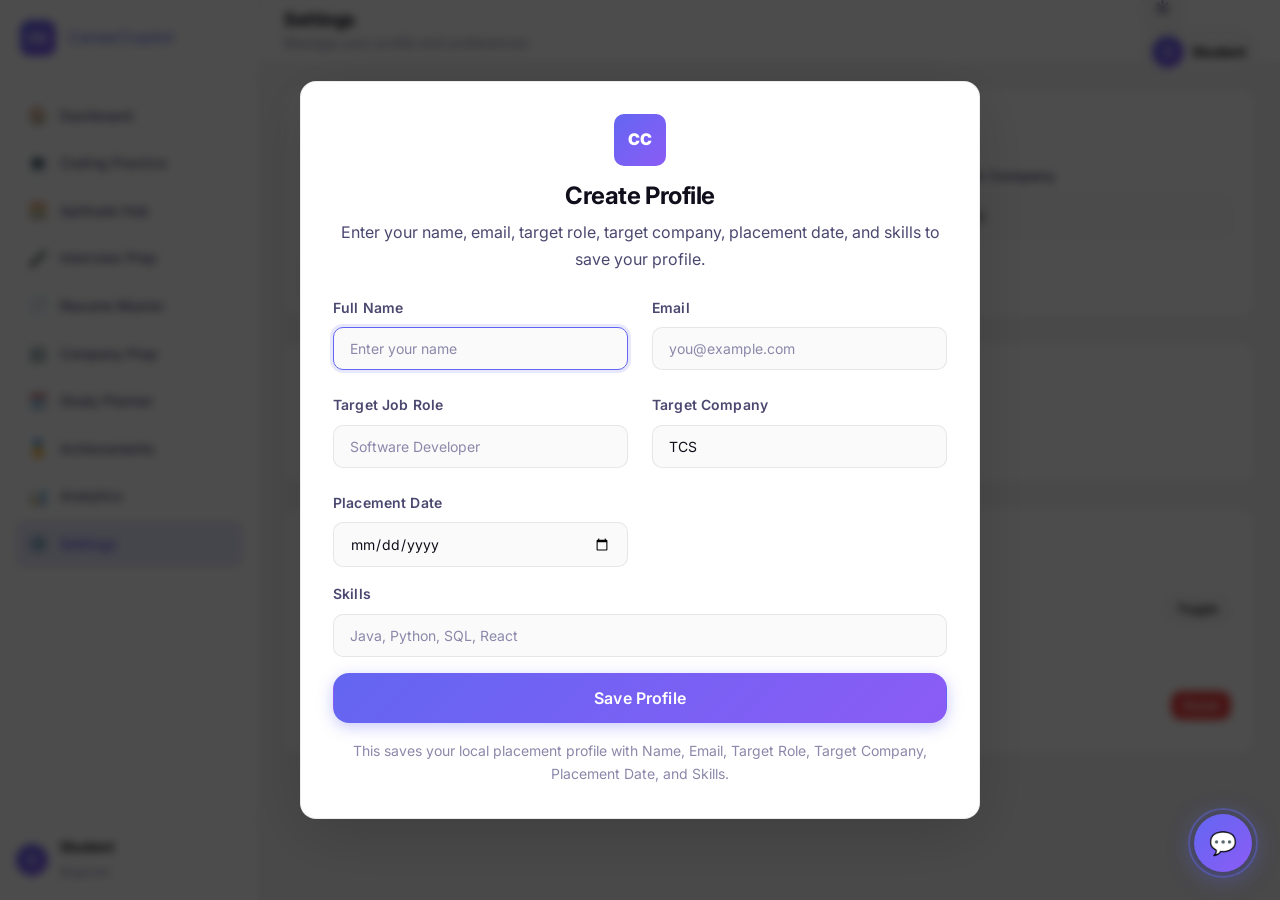
<file: settings.html>
<!DOCTYPE html>
<html lang="en">
<head>
<meta charset="UTF-8">
<meta name="viewport" content="width=device-width, initial-scale=1.0">
<title>Settings — CareerCopilot</title>
<link rel=icon href=favicon.svg type=image/svg+xml>

<link rel="stylesheet" href="css/designsystem.css">
<link rel="stylesheet" href="css/appshell.css">
<link rel="stylesheet" href="css/app.css">
<link rel="stylesheet" href="css/chatbot.css">
</head>
<body>
<div class="app">

  <div class="sidebar-overlay"></div>
  <aside class="sidebar">
    <a href="index.html" class="brand"><span class="brand-mark">CC</span> CareerCopilot</a>
    <nav class="side-nav">
      <a href="dashboard.html" class="side-link"><span class="ic">🏠</span> Dashboard</a>
      <a href="coding.html" class="side-link"><span class="ic">💻</span> Coding Practice</a>
      <a href="aptitude.html" class="side-link"><span class="ic">🧮</span> Aptitude Hub</a>
      <a href="interview.html" class="side-link"><span class="ic">🎤</span> Interview Prep</a>
      <a href="resume.html" class="side-link"><span class="ic">📄</span> Resume Master</a>
      <a href="companies.html" class="side-link"><span class="ic">🏢</span> Company Prep</a>
      <a href="planner.html" class="side-link"><span class="ic">🗓️</span> Study Planner</a>
      <a href="achievements.html" class="side-link"><span class="ic">🏅</span> Achievements</a>
      <a href="analytics.html" class="side-link"><span class="ic">📊</span> Analytics</a>
      <a href="settings.html" class="side-link active"><span class="ic">⚙️</span> Settings</a>
    </nav>
    <div class="side-foot">
      <div class="side-user">
        <div class="avatar" id="side-avatar">AS</div>
        <div class="meta"><b id="side-name">Aman Sharma</b><span id="side-rank">Beginner Explorer</span></div>
      </div>
    </div>
  </aside>

  <main class="main">
    <header class="topbar">
      <div class="flex items-center gap-16">
        <button class="menu-toggle btn-icon">☰</button>
        <div>
          <h1>Settings</h1>
          <div class="topbar-sub">Manage your profile and preferences</div>
        </div>
      </div>
      <div class="topbar-actions">
        <button class="theme-toggle" aria-label="Toggle theme"></button>
      </div>
    </header>

    <div class="content">
      <!-- Profile Settings -->
      <div class="card card-pad mb-6">
        <h3 style="margin-bottom: var(--space-4);">Profile Settings</h3>
        <div class="content-grid-3">
          <div class="form-group">
            <label class="form-label">Name</label>
            <input type="text" class="form-input" id="profile-name" placeholder="Your name">
          </div>
          <div class="form-group">
            <label class="form-label">Email</label>
            <input type="email" class="form-input" id="profile-email" placeholder="your@email.com">
          </div>
          <div class="form-group">
            <label class="form-label">Target Company</label>
            <select class="form-select" id="profile-company">
              <option value="TCS">TCS</option>
              <option value="Infosys">Infosys</option>
              <option value="Wipro">Wipro</option>
              <option value="Accenture">Accenture</option>
              <option value="Cognizant">Cognizant</option>
              <option value="Capgemini">Capgemini</option>
            </select>
          </div>
        </div>
        <button class="btn btn-primary mt-4" onclick="saveProfile()">Save Profile</button>
      </div>

      <!-- Data Management -->
      <div class="card card-pad mb-6">
        <h3 style="margin-bottom: var(--space-4);">Data Management</h3>
        <div class="flex gap-4">
          <button class="btn btn-outline" onclick="exportData()">Export Progress</button>
          <button class="btn btn-outline" onclick="importData()">Import Progress</button>
          <button class="btn btn-danger" onclick="clearData()">Clear All Data</button>
        </div>
        <input type="file" id="import-file" style="display: none;" accept=".json" onchange="handleImport(event)">
      </div>

      <!-- App Settings -->
      <div class="card card-pad">
        <h3 style="margin-bottom: var(--space-4);">App Settings</h3>
        <div class="flex-col gap-4">
          <div class="flex justify-between items-center">
            <div>
              <strong style="color: var(--text-primary);">Dark Mode</strong>
              <div style="font-size: var(--text-sm); color: var(--text-muted);">Toggle dark/light theme</div>
            </div>
            <button class="btn btn-sm btn-secondary" onclick="toggleTheme()">Toggle</button>
          </div>
          <div class="divider"></div>
          <div class="flex justify-between items-center">
            <div>
              <strong style="color: var(--text-primary);">Reset Progress</strong>
              <div style="font-size: var(--text-sm); color: var(--text-muted);">Reset all progress to zero</div>
            </div>
            <button class="btn btn-sm btn-danger" onclick="resetProgress()">Reset</button>
          </div>
        </div>
      </div>
    </div>
  </main>
</div>

<script src="js/storage.js"></script>
<script src="js/data.js"></script>
<script src="js/theme.js"></script>
<script src="js/main.js"></script>
<script src="js/onboarding.js"></script>
<script src="js/chatbot.js"></script>
<script src="js/chatbot-ui.js"></script>
<script src="js/settings.js"></script>
</body>
</html>
</file>
<file: css/designsystem.css>
/* ============================================
   CareerCopilot Design System
   ============================================ */

@import url('https://fonts.googleapis.com/css2?family=Inter:wght@300;400;500;600;700;800;900&family=JetBrains+Mono:wght@400;500;600&display=swap');

/* ---- CSS Custom Properties ---- */
:root {
  /* Brand Colors */
  --primary: #6366F1;
  --primary-hover: #4F46E5;
  --primary-light: rgba(99,102,241,0.15);
  --secondary: #8B5CF6;
  --accent: #06B6D4;
  --accent-light: rgba(6,182,212,0.15);

  /* Semantic Colors */
  --success: #10B981;
  --warning: #F59E0B;
  --danger: #EF4444;
  --info: #3B82F6;

  /* Dark Theme (default) */
  --bg-base: #0A0A0F;
  --bg-surface: #12121A;
  --bg-elevated: #1A1A27;
  --bg-card: #1E1E2E;
  --bg-hover: #252538;

  --text-primary: #F1F0FF;
  --text-secondary: #A09DC0;
  --text-muted: #6B6890;
  --text-inverse: #0A0A0F;

  --border: rgba(255,255,255,0.08);
  --border-hover: rgba(255,255,255,0.16);
  --border-focus: rgba(99,102,241,0.5);

  --glass: rgba(255,255,255,0.04);
  --glass-border: rgba(255,255,255,0.08);

  /* Shadows */
  --shadow-sm: 0 1px 3px rgba(0,0,0,0.4);
  --shadow-md: 0 4px 16px rgba(0,0,0,0.5);
  --shadow-lg: 0 8px 32px rgba(0,0,0,0.6);
  --shadow-xl: 0 16px 64px rgba(0,0,0,0.7);
  --shadow-glow: 0 0 32px rgba(99,102,241,0.25);

  /* Gradients */
  --gradient-primary: linear-gradient(135deg, #6366F1 0%, #8B5CF6 100%);
  --gradient-accent: linear-gradient(135deg, #06B6D4 0%, #6366F1 100%);
  --gradient-success: linear-gradient(135deg, #10B981 0%, #059669 100%);
  --gradient-warm: linear-gradient(135deg, #F59E0B 0%, #EF4444 100%);
  --gradient-hero: linear-gradient(135deg, #0A0A0F 0%, #12121A 50%, #0A0A0F 100%);

  /* Typography */
  --font-sans: 'Inter', -apple-system, BlinkMacSystemFont, sans-serif;
  --font-mono: 'JetBrains Mono', 'Fira Code', monospace;

  /* Font Sizes */
  --text-xs: 0.75rem;
  --text-sm: 0.875rem;
  --text-base: 1rem;
  --text-lg: 1.125rem;
  --text-xl: 1.25rem;
  --text-2xl: 1.5rem;
  --text-3xl: 1.875rem;
  --text-4xl: 2.25rem;
  --text-5xl: 3rem;
  --text-6xl: 3.75rem;

  /* Spacing */
  --space-1: 0.25rem;
  --space-2: 0.5rem;
  --space-3: 0.75rem;
  --space-4: 1rem;
  --space-5: 1.25rem;
  --space-6: 1.5rem;
  --space-8: 2rem;
  --space-10: 2.5rem;
  --space-12: 3rem;
  --space-16: 4rem;
  --space-20: 5rem;
  --space-24: 6rem;

  /* Border Radius */
  --radius-sm: 6px;
  --radius-md: 10px;
  --radius-lg: 16px;
  --radius-xl: 24px;
  --radius-2xl: 32px;
  --radius-full: 9999px;

  /* Transitions */
  --transition-fast: 150ms cubic-bezier(0.4,0,0.2,1);
  --transition-base: 250ms cubic-bezier(0.4,0,0.2,1);
  --transition-slow: 400ms cubic-bezier(0.4,0,0.2,1);
  --transition-spring: 500ms cubic-bezier(0.34,1.56,0.64,1);

  /* Sidebar */
  --sidebar-width: 260px;
  --header-height: 64px;

  /* Z-index */
  --z-dropdown: 100;
  --z-sticky: 200;
  --z-modal: 300;
  --z-toast: 400;
  --z-chatbot: 500;
}

/* Light Theme */
[data-theme="light"] {
  --bg-base: #F4F4F8;
  --bg-surface: #FFFFFF;
  --bg-elevated: #FAFAFA;
  --bg-card: #FFFFFF;
  --bg-hover: #F0F0F8;

  --text-primary: #0F0E1A;
  --text-secondary: #4B4870;
  --text-muted: #8B88AA;
  --text-inverse: #FFFFFF;

  --border: rgba(0,0,0,0.08);
  --border-hover: rgba(0,0,0,0.16);
  --border-focus: rgba(99,102,241,0.4);

  --glass: rgba(255,255,255,0.7);
  --glass-border: rgba(0,0,0,0.08);

  --shadow-sm: 0 1px 3px rgba(0,0,0,0.08);
  --shadow-md: 0 4px 16px rgba(0,0,0,0.1);
  --shadow-lg: 0 8px 32px rgba(0,0,0,0.12);
  --shadow-xl: 0 16px 64px rgba(0,0,0,0.15);
  --shadow-glow: 0 0 32px rgba(99,102,241,0.2);

  --gradient-hero: linear-gradient(135deg, #F4F4F8 0%, #FFFFFF 50%, #F4F4F8 100%);
}

/* ---- Global Reset ---- */
*, *::before, *::after {
  box-sizing: border-box;
  margin: 0;
  padding: 0;
}

html { transition: background-color var(--transition-slow), color var(--transition-slow);
  font-size: 16px;
  scroll-behavior: smooth;
  -webkit-text-size-adjust: 100%;
}

body {
  font-family: var(--font-sans);
  font-size: var(--text-base);
  font-weight: 400;
  line-height: 1.6;
  color: var(--text-primary);
  background-color: var(--bg-base);
  min-height: 100vh;
  transition: background-color var(--transition-slow), color var(--transition-slow);
  -webkit-font-smoothing: antialiased;
  -moz-osx-font-smoothing: grayscale;
}

a {
  color: var(--primary);
  text-decoration: none;
  transition: color var(--transition-fast);
}
a:hover { color: var(--primary-hover); }

img, svg { display: block; max-width: 100%; }
button, input, select, textarea { font-family: inherit; }
ul, ol { list-style: none; }
button { cursor: pointer; border: none; background: none; }

/* ---- Typography ---- */
h1,h2,h3,h4,h5,h6 {
  font-weight: 700;
  line-height: 1.2;
  letter-spacing: -0.02em;
  color: var(--text-primary);
}
h1 { font-size: var(--text-5xl); }
h2 { font-size: var(--text-4xl); }
h3 { font-size: var(--text-3xl); }
h4 { font-size: var(--text-2xl); }
h5 { font-size: var(--text-xl); }
h6 { font-size: var(--text-lg); }

p { color: var(--text-secondary); line-height: 1.7; }

/* ---- Utility Classes ---- */
.text-primary { color: var(--primary) !important; }
.text-secondary { color: var(--secondary) !important; }
.text-accent { color: var(--accent) !important; }
.text-success { color: var(--success) !important; }
.text-warning { color: var(--warning) !important; }
.text-danger { color: var(--danger) !important; }
.text-muted { color: var(--text-muted) !important; }

.gradient-text {
  background: var(--gradient-primary);
  -webkit-background-clip: text;
  -webkit-text-fill-color: transparent;
  background-clip: text;
}

.gradient-text-accent {
  background: var(--gradient-accent);
  -webkit-background-clip: text;
  -webkit-text-fill-color: transparent;
  background-clip: text;
}

/* ---- Buttons ---- */
.btn {
  display: inline-flex;
  align-items: center;
  gap: var(--space-2);
  padding: 0.625rem var(--space-5);
  font-size: var(--text-sm);
  font-weight: 600;
  border-radius: var(--radius-md);
  transition: all var(--transition-base);
  cursor: pointer;
  border: 1px solid transparent;
  white-space: nowrap;
  letter-spacing: 0.01em;
  text-decoration: none;
}

.btn-primary {
  background: var(--gradient-primary);
  color: #fff;
  box-shadow: 0 4px 15px rgba(99,102,241,0.35);
}
.btn-primary:hover {
  transform: translateY(-2px);
  box-shadow: 0 8px 25px rgba(99,102,241,0.45);
  color: #fff;
}
.btn-primary:active { transform: translateY(0); }

.btn-secondary {
  background: var(--bg-elevated);
  color: var(--text-primary);
  border-color: var(--border);
}
.btn-secondary:hover {
  background: var(--bg-hover);
  border-color: var(--border-hover);
  color: var(--text-primary);
}

.btn-outline {
  background: transparent;
  color: var(--primary);
  border-color: var(--primary);
}
.btn-outline:hover {
  background: var(--primary-light);
  color: var(--primary);
}

.btn-ghost {
  background: transparent;
  color: var(--text-secondary);
  border-color: transparent;
}
.btn-ghost:hover {
  background: var(--bg-hover);
  color: var(--text-primary);
}

.btn-danger {
  background: var(--danger);
  color: #fff;
}
.btn-danger:hover { background: #DC2626; color: #fff; }

.btn-sm { padding: 0.375rem var(--space-3); font-size: var(--text-xs); }
.btn-lg { padding: 0.875rem var(--space-8); font-size: var(--text-base); border-radius: var(--radius-lg); }
.btn-xl { padding: 1.125rem var(--space-10); font-size: var(--text-lg); border-radius: var(--radius-lg); }
.btn-icon { padding: 0.625rem; }

/* ---- Cards ---- */
.card {
  background: var(--bg-card);
  border: 1px solid var(--border);
  border-radius: var(--radius-lg);
  padding: var(--space-6);
  transition: all var(--transition-base);
}
.card:hover {
  border-color: var(--border-hover);
  box-shadow: var(--shadow-md);
  transform: translateY(-2px);
}

.card-glass {
  background: var(--glass);
  backdrop-filter: blur(20px);
  -webkit-backdrop-filter: blur(20px);
  border: 1px solid var(--glass-border);
  border-radius: var(--radius-lg);
}

/* ---- Badges ---- */
.badge {
  display: inline-flex;
  align-items: center;
  gap: 4px;
  padding: 0.2rem 0.6rem;
  font-size: var(--text-xs);
  font-weight: 600;
  border-radius: var(--radius-full);
  letter-spacing: 0.02em;
  text-transform: uppercase;
}
.badge-primary { background: var(--primary-light); color: var(--primary); }
.badge-success { background: rgba(16,185,129,0.15); color: var(--success); }
.badge-warning { background: rgba(245,158,11,0.15); color: var(--warning); }
.badge-danger { background: rgba(239,68,68,0.15); color: var(--danger); }
.badge-accent { background: var(--accent-light); color: var(--accent); }
.badge-muted { background: var(--bg-elevated); color: var(--text-muted); }

/* ---- Progress Bars ---- */
.progress-bar {
  width: 100%;
  height: 6px;
  background: var(--bg-elevated);
  border-radius: var(--radius-full);
  overflow: hidden;
}
.progress-fill {
  height: 100%;
  background: var(--gradient-primary);
  border-radius: var(--radius-full);
  transition: width 0.8s cubic-bezier(0.4,0,0.2,1);
}
.progress-fill.accent { background: var(--gradient-accent); }
.progress-fill.success { background: var(--gradient-success); }
.progress-fill.warning { background: var(--gradient-warm); }

/* ---- Form Elements ---- */
.form-group { display: flex; flex-direction: column; gap: var(--space-2); }
.form-label {
  font-size: var(--text-sm);
  font-weight: 600;
  color: var(--text-secondary);
  letter-spacing: 0.01em;
}
.form-input, .form-select, .form-textarea {
  width: 100%;
  padding: 0.75rem var(--space-4);
  background: var(--bg-elevated);
  border: 1px solid var(--border);
  border-radius: var(--radius-md);
  color: var(--text-primary);
  font-size: var(--text-sm);
  transition: all var(--transition-fast);
  outline: none;
}
.form-input:focus, .form-select:focus, .form-textarea:focus {
  border-color: var(--primary);
  box-shadow: 0 0 0 3px rgba(99,102,241,0.15);
}
.form-input::placeholder { color: var(--text-muted); }
.form-textarea { resize: vertical; min-height: 100px; }
.form-select { appearance: none; cursor: pointer; }

/* ---- Modals ---- */
.modal-overlay {
  position: fixed;
  inset: 0;
  background: rgba(0,0,0,0.7);
  backdrop-filter: blur(4px);
  z-index: var(--z-modal);
  display: flex;
  align-items: center;
  justify-content: center;
  padding: var(--space-4);
  opacity: 0;
  visibility: hidden;
  transition: all var(--transition-base);
}
.modal-overlay.active {
  opacity: 1;
  visibility: visible;
}
.modal {
  background: var(--bg-card);
  border: 1px solid var(--border);
  border-radius: var(--radius-xl);
  padding: var(--space-8);
  max-width: 560px;
  width: 100%;
  transform: scale(0.95) translateY(10px);
  transition: transform var(--transition-spring);
  max-height: 90vh;
  overflow-y: auto;
}
.modal-overlay.active .modal {
  transform: scale(1) translateY(0);
}
.modal-header {
  display: flex;
  align-items: center;
  justify-content: space-between;
  margin-bottom: var(--space-6);
}
.modal-close {
  width: 32px; height: 32px;
  border-radius: var(--radius-full);
  background: var(--bg-elevated);
  border: 1px solid var(--border);
  color: var(--text-secondary);
  display: flex; align-items: center; justify-content: center;
  transition: all var(--transition-fast);
}
.modal-close:hover { background: var(--danger); color: #fff; border-color: var(--danger); }

/* ---- Tooltips ---- */
[data-tooltip] {
  position: relative;
}
[data-tooltip]::after {
  content: attr(data-tooltip);
  position: absolute;
  bottom: calc(100% + 8px);
  left: 50%;
  transform: translateX(-50%);
  background: var(--bg-elevated);
  color: var(--text-primary);
  padding: 0.375rem 0.75rem;
  border-radius: var(--radius-sm);
  font-size: var(--text-xs);
  white-space: nowrap;
  border: 1px solid var(--border);
  pointer-events: none;
  opacity: 0;
  transition: opacity var(--transition-fast);
  z-index: 100;
}
[data-tooltip]:hover::after { opacity: 1; }

/* ---- Scrollbar ---- */
::-webkit-scrollbar { width: 6px; height: 6px; }
::-webkit-scrollbar-track { background: var(--bg-base); }
::-webkit-scrollbar-thumb {
  background: var(--border-hover);
  border-radius: var(--radius-full);
}
::-webkit-scrollbar-thumb:hover { background: var(--primary); }

/* ---- Animations ---- */
@keyframes fadeIn {
  from { opacity: 0; transform: translateY(12px); }
  to { opacity: 1; transform: translateY(0); }
}
@keyframes fadeInLeft {
  from { opacity: 0; transform: translateX(-20px); }
  to { opacity: 1; transform: translateX(0); }
}
@keyframes fadeInRight {
  from { opacity: 0; transform: translateX(20px); }
  to { opacity: 1; transform: translateX(0); }
}
@keyframes scaleIn {
  from { opacity: 0; transform: scale(0.9); }
  to { opacity: 1; transform: scale(1); }
}
@keyframes pulse {
  0%,100% { opacity: 1; }
  50% { opacity: 0.5; }
}
@keyframes spin {
  to { transform: rotate(360deg); }
}
@keyframes slideUp {
  from { opacity: 0; transform: translateY(30px); }
  to { opacity: 1; transform: translateY(0); }
}
@keyframes float {
  0%,100% { transform: translateY(0px); }
  50% { transform: translateY(-12px); }
}
@keyframes glowPulse {
  0%,100% { box-shadow: 0 0 20px rgba(99,102,241,0.3); }
  50% { box-shadow: 0 0 40px rgba(99,102,241,0.6); }
}
@keyframes shimmer {
  0% { background-position: -200% center; }
  100% { background-position: 200% center; }
}
@keyframes countUp {
  from { opacity: 0; transform: translateY(10px); }
  to { opacity: 1; transform: translateY(0); }
}

.animate-fade { animation: fadeIn 0.5s ease both; }
.animate-slide-up { animation: slideUp 0.6s ease both; }
.animate-float { animation: float 4s ease-in-out infinite; }
.animate-pulse { animation: pulse 2s ease-in-out infinite; }
.animate-glow { animation: glowPulse 2s ease-in-out infinite; }
.animate-spin { animation: spin 1s linear infinite; }

.delay-1 { animation-delay: 0.1s; }
.delay-2 { animation-delay: 0.2s; }
.delay-3 { animation-delay: 0.3s; }
.delay-4 { animation-delay: 0.4s; }
.delay-5 { animation-delay: 0.5s; }

/* Reveal animation (JS-triggered) */
.reveal {
  opacity: 0;
  transform: translateY(30px);
  transition: opacity 0.7s ease, transform 0.7s ease;
}
.reveal.revealed {
  opacity: 1;
  transform: translateY(0);
}

/* ---- Dividers ---- */
.divider {
  height: 1px;
  background: var(--border);
  margin: var(--space-6) 0;
}

/* ---- Tags ---- */
.tag {
  display: inline-flex;
  align-items: center;
  padding: 0.25rem 0.75rem;
  background: var(--bg-elevated);
  border: 1px solid var(--border);
  border-radius: var(--radius-full);
  font-size: var(--text-xs);
  font-weight: 500;
  color: var(--text-secondary);
  cursor: default;
  transition: all var(--transition-fast);
}
.tag:hover { border-color: var(--primary); color: var(--primary); }
.tag.active { background: var(--primary-light); border-color: var(--primary); color: var(--primary); }

/* ---- Empty State ---- */
.empty-state {
  display: flex;
  flex-direction: column;
  align-items: center;
  justify-content: center;
  padding: var(--space-16) var(--space-8);
  text-align: center;
  gap: var(--space-4);
}
.empty-state-icon {
  width: 80px; height: 80px;
  border-radius: var(--radius-xl);
  background: var(--bg-elevated);
  border: 1px solid var(--border);
  display: flex; align-items: center; justify-content: center;
  font-size: 2rem;
  margin-bottom: var(--space-2);
}

/* ---- Loading ---- */
.skeleton {
  background: linear-gradient(90deg, var(--bg-elevated) 25%, var(--bg-hover) 50%, var(--bg-elevated) 75%);
  background-size: 200% 100%;
  animation: shimmer 1.5s infinite;
  border-radius: var(--radius-md);
}

/* ---- Difficulty Colors ---- */
.diff-easy { color: var(--success); }
.diff-medium { color: var(--warning); }
.diff-hard { color: var(--danger); }

.diff-badge-easy { background: rgba(16,185,129,0.15); color: var(--success); }
.diff-badge-medium { background: rgba(245,158,11,0.15); color: var(--warning); }
.diff-badge-hard { background: rgba(239,68,68,0.15); color: var(--danger); }

/* ---- Grid Utilities ---- */
.grid { display: grid; }
.grid-2 { grid-template-columns: repeat(2, 1fr); gap: var(--space-4); }
.grid-3 { grid-template-columns: repeat(3, 1fr); gap: var(--space-4); }
.grid-4 { grid-template-columns: repeat(4, 1fr); gap: var(--space-4); }

.content-grid { display: grid; grid-template-columns: 1fr; gap: var(--space-6); }
.content-grid-2 { display: grid; grid-template-columns: repeat(2, 1fr); gap: var(--space-6); }
.content-grid-3 { display: grid; grid-template-columns: repeat(3, 1fr); gap: var(--space-6); }

/* Flex utilities */
.flex { display: flex; }
.flex-col { flex-direction: column; }
.items-center { align-items: center; }
.justify-center { justify-content: center; }
.justify-between { justify-content: space-between; }
.gap-1 { gap: var(--space-1); }
.gap-2 { gap: var(--space-2); }
.gap-3 { gap: var(--space-3); }
.gap-4 { gap: var(--space-4); }
.gap-6 { gap: var(--space-6); }
.gap-8 { gap: var(--space-8); }

/* ---- Responsive ---- */
@media (max-width: 1024px) {
  :root { --sidebar-width: 220px; }
  .grid-4 { grid-template-columns: repeat(2, 1fr); }
}
@media (max-width: 768px) {
  html { transition: background-color var(--transition-slow), color var(--transition-slow); font-size: 15px; }
  h1 { font-size: var(--text-4xl); }
  h2 { font-size: var(--text-3xl); }
  h3 { font-size: var(--text-2xl); }
  .grid-2, .grid-3, .grid-4 { grid-template-columns: 1fr; }
}

/* ---- Misc Helpers ---- */
.sr-only {
  position: absolute; width: 1px; height: 1px;
  padding: 0; margin: -1px; overflow: hidden;
  clip: rect(0,0,0,0); border: 0;
}
.truncate { overflow: hidden; text-overflow: ellipsis; white-space: nowrap; }
.w-full { width: 100%; }
.max-w-sm { max-width: 24rem; }
.max-w-md { max-width: 28rem; }
.max-w-lg { max-width: 36rem; }
.max-w-xl { max-width: 42rem; }
.max-w-2xl { max-width: 56rem; }
.mx-auto { margin-left: auto; margin-right: auto; }
.text-center { text-align: center; }
.text-right { text-align: right; }
.relative { position: relative; }
.hidden { display: none !important; }
.pointer { cursor: pointer; }

/* Margin utilities */
.mb-6 { margin-bottom: var(--space-6); }
.mt-3 { margin-top: var(--space-3); }
.mt-4 { margin-top: var(--space-4); }
.mt-16 { margin-top: var(--space-16); }
.gap-6 { gap: var(--space-6); }
.gap-12 { gap: var(--space-12); }
.gap-16 { gap: var(--space-16); }
</file>
<file: css/landing.css>
/* ============================================
   CareerCopilot Landing Page Styles
   ============================================ */

/* ---- Landing Nav ---- */
.landing-nav {
  position: fixed;
  top: 0;
  left: 0;
  right: 0;
  z-index: var(--z-sticky);
  height: 70px;
  display: flex;
  align-items: center;
  padding: 0 var(--space-8);
  transition: all var(--transition-base);
}
.landing-nav.scrolled {
  background: rgba(10,10,15,0.92);
  backdrop-filter: blur(20px);
  -webkit-backdrop-filter: blur(20px);
  border-bottom: 1px solid var(--border);
}
[data-theme="light"] .landing-nav.scrolled {
  background: rgba(255,255,255,0.92);
}
.nav-brand {
  display: flex;
  align-items: center;
  gap: var(--space-3);
  text-decoration: none;
}
.nav-brand-icon {
  width: 38px; height: 38px;
  background: var(--gradient-primary);
  border-radius: var(--radius-md);
  display: flex; align-items: center; justify-content: center;
  color: #fff;
  font-size: var(--text-xl);
  box-shadow: 0 4px 12px rgba(99,102,241,0.4);
}
.nav-brand-name {
  font-size: var(--text-xl);
  font-weight: 800;
  color: var(--text-primary);
  letter-spacing: -0.04em;
}
.nav-brand-name span {
  background: var(--gradient-primary);
  -webkit-background-clip: text;
  -webkit-text-fill-color: transparent;
  background-clip: text;
}
.nav-links {
  display: flex;
  align-items: center;
  gap: var(--space-6);
  margin-left: auto;
}
.nav-links a {
  font-size: var(--text-sm);
  font-weight: 500;
  color: var(--text-secondary);
  text-decoration: none;
  transition: color var(--transition-fast);
}
.nav-links a:hover { color: var(--text-primary); }
.nav-actions {
  display: flex;
  align-items: center;
  gap: var(--space-3);
  margin-left: var(--space-8);
}
.nav-mobile-btn {
  display: none;
  background: none;
  border: none;
  color: var(--text-primary);
  font-size: var(--text-2xl);
  cursor: pointer;
  margin-left: auto;
}

/* ---- Hero ---- */
.hero {
  min-height: 100vh;
  display: flex;
  align-items: center;
  position: relative;
  overflow: hidden;
  padding: 100px var(--space-8) var(--space-20);
}

/* Ambient background */
.hero-bg {
  position: absolute;
  inset: 0;
  pointer-events: none;
  overflow: hidden;
}
.hero-orb {
  position: absolute;
  border-radius: 50%;
  filter: blur(80px);
  opacity: 0.15;
}
.hero-orb-1 {
  width: 600px; height: 600px;
  background: #6366F1;
  top: -200px; left: -100px;
  animation: float 8s ease-in-out infinite;
}
.hero-orb-2 {
  width: 400px; height: 400px;
  background: #8B5CF6;
  bottom: -100px; right: -100px;
  animation: float 10s ease-in-out infinite reverse;
}
.hero-orb-3 {
  width: 300px; height: 300px;
  background: #06B6D4;
  top: 40%; right: 20%;
  animation: float 6s ease-in-out infinite 2s;
}
.hero-grid {
  position: absolute;
  inset: 0;
  background-image:
    linear-gradient(var(--border) 1px, transparent 1px),
    linear-gradient(90deg, var(--border) 1px, transparent 1px);
  background-size: 60px 60px;
  mask-image: radial-gradient(ellipse at center, black 30%, transparent 70%);
  -webkit-mask-image: radial-gradient(ellipse at center, black 30%, transparent 70%);
  opacity: 0.4;
}

.hero-content {
  max-width: 1200px;
  margin: 0 auto;
  display: grid;
  grid-template-columns: 1fr 1fr;
  gap: var(--space-16);
  align-items: center;
  position: relative;
  z-index: 1;
  width: 100%;
}

.hero-badge {
  display: inline-flex;
  align-items: center;
  gap: var(--space-2);
  padding: 0.375rem var(--space-4);
  background: var(--primary-light);
  border: 1px solid rgba(99,102,241,0.3);
  border-radius: var(--radius-full);
  font-size: var(--text-xs);
  font-weight: 700;
  color: var(--primary);
  letter-spacing: 0.05em;
  text-transform: uppercase;
  margin-bottom: var(--space-5);
  animation: fadeIn 0.5s ease;
}
.hero-badge-dot {
  width: 6px; height: 6px;
  background: var(--primary);
  border-radius: 50%;
  animation: pulse 2s ease-in-out infinite;
}

.hero-title {
  font-size: 3.5rem;
  font-weight: 900;
  line-height: 1.05;
  letter-spacing: -0.04em;
  margin-bottom: var(--space-5);
  animation: fadeIn 0.6s 0.1s ease both;
}
.hero-title .highlight {
  background: var(--gradient-primary);
  -webkit-background-clip: text;
  -webkit-text-fill-color: transparent;
  background-clip: text;
}
.hero-title .line-accent {
  background: var(--gradient-accent);
  -webkit-background-clip: text;
  -webkit-text-fill-color: transparent;
  background-clip: text;
}

.hero-desc {
  font-size: var(--text-lg);
  color: var(--text-secondary);
  line-height: 1.7;
  margin-bottom: var(--space-8);
  max-width: 480px;
  animation: fadeIn 0.6s 0.2s ease both;
}

.hero-cta {
  display: flex;
  align-items: center;
  flex-wrap: wrap;
  gap: var(--space-4);
  animation: fadeIn 0.6s 0.3s ease both;
}

.hero-stats {
  display: flex;
  gap: var(--space-8);
  margin-top: var(--space-10);
  animation: fadeIn 0.6s 0.4s ease both;
}
.hero-stat-item { text-align: left; }
.hero-stat-value {
  font-size: var(--text-2xl);
  font-weight: 800;
  letter-spacing: -0.04em;
  color: var(--text-primary);
}
.hero-stat-label {
  font-size: var(--text-xs);
  font-weight: 600;
  color: var(--text-muted);
  text-transform: uppercase;
  letter-spacing: 0.05em;
  margin-top: 2px;
}

/* Hero Visual - Dashboard mockup */
.hero-visual {
  position: relative;
  animation: fadeIn 0.8s 0.3s ease both;
}
.hero-dashboard-mock {
  background: var(--bg-card);
  border: 1px solid var(--border);
  border-radius: var(--radius-xl);
  padding: var(--space-5);
  box-shadow: var(--shadow-xl), 0 0 60px rgba(99,102,241,0.2);
  animation: float 6s ease-in-out infinite;
}
.mock-header {
  display: flex;
  align-items: center;
  gap: var(--space-2);
  margin-bottom: var(--space-4);
  padding-bottom: var(--space-4);
  border-bottom: 1px solid var(--border);
}
.mock-dot {
  width: 10px; height: 10px;
  border-radius: 50%;
}
.mock-dot-red { background: #EF4444; }
.mock-dot-yellow { background: #F59E0B; }
.mock-dot-green { background: #10B981; }
.mock-title {
  font-size: var(--text-xs);
  font-weight: 600;
  color: var(--text-muted);
  margin-left: auto;
}

.mock-stats-row {
  display: grid;
  grid-template-columns: repeat(3, 1fr);
  gap: var(--space-3);
  margin-bottom: var(--space-4);
}
.mock-stat {
  background: var(--bg-elevated);
  border-radius: var(--radius-md);
  padding: var(--space-3);
  text-align: center;
}
.mock-stat-val {
  font-size: var(--text-xl);
  font-weight: 800;
  color: var(--text-primary);
  letter-spacing: -0.03em;
}
.mock-stat-lbl {
  font-size: 9px;
  color: var(--text-muted);
  text-transform: uppercase;
  letter-spacing: 0.08em;
  margin-top: 2px;
}

.mock-progress-list { display: flex; flex-direction: column; gap: var(--space-3); }
.mock-progress-item { }
.mock-progress-header {
  display: flex;
  justify-content: space-between;
  align-items: center;
  margin-bottom: var(--space-1);
}
.mock-progress-label { font-size: var(--text-xs); color: var(--text-secondary); font-weight: 500; }
.mock-progress-pct { font-size: var(--text-xs); color: var(--text-muted); }

/* Floating cards */
.hero-float-card {
  position: absolute;
  background: var(--bg-card);
  border: 1px solid var(--border);
  border-radius: var(--radius-lg);
  padding: var(--space-4);
  box-shadow: var(--shadow-lg);
  backdrop-filter: blur(10px);
}
.hero-float-card-1 {
  bottom: -30px;
  left: -50px;
  animation: float 5s ease-in-out infinite 1s;
}
.hero-float-card-2 {
  top: -20px;
  right: -40px;
  animation: float 7s ease-in-out infinite 0.5s;
}
.float-card-icon { font-size: var(--text-2xl); margin-bottom: var(--space-1); }
.float-card-text { font-size: var(--text-xs); font-weight: 600; color: var(--text-primary); }
.float-card-sub { font-size: 10px; color: var(--text-muted); }

/* ---- Section Container ---- */
.landing-section {
  padding: var(--space-20) var(--space-8);
  max-width: 1200px;
  margin: 0 auto;
}
.landing-section-wide {
  padding: var(--space-20) var(--space-8);
}
.landing-section-wide .section-inner {
  max-width: 1200px;
  margin: 0 auto;
}

.section-eyebrow {
  display: inline-flex;
  align-items: center;
  gap: var(--space-2);
  padding: 0.25rem var(--space-3);
  background: var(--primary-light);
  border: 1px solid rgba(99,102,241,0.3);
  border-radius: var(--radius-full);
  font-size: var(--text-xs);
  font-weight: 700;
  color: var(--primary);
  letter-spacing: 0.08em;
  text-transform: uppercase;
  margin-bottom: var(--space-4);
}
.section-heading {
  font-size: var(--text-4xl);
  font-weight: 800;
  letter-spacing: -0.04em;
  margin-bottom: var(--space-4);
}
.section-subheading {
  font-size: var(--text-lg);
  color: var(--text-secondary);
  max-width: 560px;
  line-height: 1.6;
}
.text-center .section-subheading { margin: 0 auto; }

/* ---- Stats Bar ---- */
.stats-showcase {
  background: var(--bg-surface);
  border-top: 1px solid var(--border);
  border-bottom: 1px solid var(--border);
  padding: var(--space-10) var(--space-8);
}
.stats-showcase-grid {
  max-width: 1200px;
  margin: 0 auto;
  display: grid;
  grid-template-columns: repeat(4, 1fr);
  gap: var(--space-8);
}
.showcase-stat {
  text-align: center;
}
.showcase-stat-value {
  font-size: var(--text-5xl);
  font-weight: 900;
  letter-spacing: -0.05em;
  background: var(--gradient-primary);
  -webkit-background-clip: text;
  -webkit-text-fill-color: transparent;
  background-clip: text;
  line-height: 1;
  margin-bottom: var(--space-2);
}
.showcase-stat-label {
  font-size: var(--text-sm);
  font-weight: 600;
  color: var(--text-muted);
  text-transform: uppercase;
  letter-spacing: 0.06em;
}

/* ---- Features Grid ---- */
.features-grid {
  display: grid;
  grid-template-columns: repeat(3, 1fr);
  gap: var(--space-5);
  margin-top: var(--space-12);
}
.feature-card {
  background: var(--bg-card);
  border: 1px solid var(--border);
  border-radius: var(--radius-xl);
  padding: var(--space-6);
  transition: all var(--transition-base);
  position: relative;
  overflow: hidden;
}
.feature-card::before {
  content: '';
  position: absolute;
  inset: 0;
  background: var(--gradient-primary);
  opacity: 0;
  transition: opacity var(--transition-base);
}
.feature-card:hover {
  border-color: rgba(99,102,241,0.3);
  transform: translateY(-4px);
  box-shadow: var(--shadow-lg), 0 0 40px rgba(99,102,241,0.15);
}
.feature-card:hover::before { opacity: 0.03; }

.feature-icon {
  width: 52px; height: 52px;
  border-radius: var(--radius-lg);
  display: flex; align-items: center; justify-content: center;
  font-size: 1.5rem;
  margin-bottom: var(--space-4);
  position: relative;
  z-index: 1;
}
.feature-icon.purple { background: rgba(99,102,241,0.15); }
.feature-icon.cyan { background: rgba(6,182,212,0.15); }
.feature-icon.green { background: rgba(16,185,129,0.15); }
.feature-icon.amber { background: rgba(245,158,11,0.15); }
.feature-icon.red { background: rgba(239,68,68,0.15); }
.feature-icon.pink { background: rgba(236,72,153,0.15); }

.feature-title {
  font-size: var(--text-lg);
  font-weight: 700;
  margin-bottom: var(--space-2);
  position: relative; z-index: 1;
}
.feature-desc {
  font-size: var(--text-sm);
  color: var(--text-secondary);
  line-height: 1.6;
  position: relative; z-index: 1;
}
.feature-tag {
  display: inline-flex;
  margin-top: var(--space-4);
  padding: 0.25rem 0.6rem;
  background: var(--bg-elevated);
  border-radius: var(--radius-full);
  font-size: var(--text-xs);
  font-weight: 600;
  color: var(--text-muted);
  position: relative; z-index: 1;
}

/* ---- Career Roadmap Timeline ---- */
.roadmap-section {
  background: var(--bg-surface);
  padding: var(--space-20) var(--space-8);
  position: relative;
  overflow: hidden;
}
.roadmap-inner {
  max-width: 900px;
  margin: 0 auto;
}
.roadmap-timeline {
  position: relative;
  margin-top: var(--space-12);
  padding: 0 var(--space-8);
}
.roadmap-timeline::before {
  content: '';
  position: absolute;
  left: 50%;
  top: 0;
  bottom: 0;
  width: 2px;
  background: linear-gradient(to bottom, var(--primary), var(--secondary), var(--accent), transparent);
  transform: translateX(-50%);
}
.timeline-item {
  display: flex;
  align-items: center;
  margin-bottom: var(--space-12);
  position: relative;
}
.timeline-item:nth-child(odd) {
  flex-direction: row-reverse;
}
.timeline-content {
  width: 45%;
  background: var(--bg-card);
  border: 1px solid var(--border);
  border-radius: var(--radius-xl);
  padding: var(--space-5);
  transition: all var(--transition-base);
}
.timeline-content:hover {
  border-color: rgba(99,102,241,0.3);
  box-shadow: var(--shadow-md);
  transform: scale(1.02);
}
.timeline-item:nth-child(odd) .timeline-content {
  margin-right: auto;
  margin-left: var(--space-8);
}
.timeline-item:nth-child(even) .timeline-content {
  margin-left: auto;
  margin-right: var(--space-8);
}
.timeline-dot {
  position: absolute;
  left: 50%;
  transform: translateX(-50%);
  width: 48px; height: 48px;
  border-radius: 50%;
  display: flex; align-items: center; justify-content: center;
  font-size: 1.3rem;
  border: 3px solid var(--bg-base);
  z-index: 1;
  box-shadow: var(--shadow-md);
  flex-shrink: 0;
}
.timeline-phase {
  font-size: var(--text-xs);
  font-weight: 700;
  text-transform: uppercase;
  letter-spacing: 0.08em;
  color: var(--primary);
  margin-bottom: var(--space-1);
}
.timeline-title {
  font-size: var(--text-lg);
  font-weight: 700;
  margin-bottom: var(--space-2);
}
.timeline-desc {
  font-size: var(--text-sm);
  color: var(--text-secondary);
  line-height: 1.6;
}
.timeline-tags {
  display: flex;
  flex-wrap: wrap;
  gap: var(--space-2);
  margin-top: var(--space-3);
}

/* ---- Companies Section ---- */
.companies-section {
  padding: var(--space-16) var(--space-8);
  text-align: center;
  overflow: hidden;
}
.company-logos {
  display: flex;
  gap: var(--space-8);
  margin-top: var(--space-8);
  justify-content: center;
  flex-wrap: wrap;
}
.company-logo-item {
  display: flex;
  align-items: center;
  justify-content: center;
  padding: var(--space-4) var(--space-6);
  background: var(--bg-card);
  border: 1px solid var(--border);
  border-radius: var(--radius-lg);
  color: var(--text-muted);
  font-size: var(--text-sm);
  font-weight: 700;
  letter-spacing: 0.05em;
  transition: all var(--transition-base);
  text-transform: uppercase;
  min-width: 120px;
}
.company-logo-item:hover {
  border-color: var(--primary);
  color: var(--primary);
  transform: translateY(-3px);
}

/* ---- Testimonials ---- */
.testimonials-section {
  padding: var(--space-20) var(--space-8);
  background: var(--bg-surface);
}
.testimonials-grid {
  display: grid;
  grid-template-columns: repeat(3, 1fr);
  gap: var(--space-5);
  margin-top: var(--space-12);
}
.testimonial-card {
  background: var(--bg-card);
  border: 1px solid var(--border);
  border-radius: var(--radius-xl);
  padding: var(--space-6);
  transition: all var(--transition-base);
  position: relative;
}
.testimonial-card:hover {
  border-color: rgba(99,102,241,0.3);
  transform: translateY(-4px);
  box-shadow: var(--shadow-lg);
}
.testimonial-quote {
  font-size: var(--text-3xl);
  color: var(--primary);
  line-height: 1;
  margin-bottom: var(--space-3);
  font-family: Georgia, serif;
  opacity: 0.6;
}
.testimonial-text {
  font-size: var(--text-sm);
  color: var(--text-secondary);
  line-height: 1.7;
  margin-bottom: var(--space-5);
}
.testimonial-author {
  display: flex;
  align-items: center;
  gap: var(--space-3);
}
.author-avatar {
  width: 40px; height: 40px;
  border-radius: var(--radius-full);
  display: flex; align-items: center; justify-content: center;
  font-weight: 700;
  font-size: var(--text-sm);
  color: #fff;
  flex-shrink: 0;
}
.author-name {
  font-size: var(--text-sm);
  font-weight: 700;
  color: var(--text-primary);
}
.author-role {
  font-size: var(--text-xs);
  color: var(--text-muted);
  margin-top: 2px;
}
.author-company {
  font-size: var(--text-xs);
  font-weight: 600;
  color: var(--primary);
}
.stars {
  color: var(--warning);
  font-size: var(--text-xs);
  margin-bottom: var(--space-3);
  letter-spacing: 2px;
}

/* ---- FAQ ---- */
.faq-section {
  padding: var(--space-20) var(--space-8);
  max-width: 800px;
  margin: 0 auto;
}
.faq-list { margin-top: var(--space-12); }
.faq-item {
  border: 1px solid var(--border);
  border-radius: var(--radius-lg);
  margin-bottom: var(--space-3);
  overflow: hidden;
  transition: border-color var(--transition-fast);
}
.faq-item:hover { border-color: var(--border-hover); }
.faq-item.open { border-color: rgba(99,102,241,0.3); }
.faq-question {
  display: flex;
  align-items: center;
  justify-content: space-between;
  padding: var(--space-5) var(--space-6);
  cursor: pointer;
  font-weight: 600;
  color: var(--text-primary);
  font-size: var(--text-base);
  gap: var(--space-4);
  background: var(--bg-card);
  transition: background var(--transition-fast);
}
.faq-question:hover { background: var(--bg-hover); }
.faq-icon {
  width: 24px; height: 24px;
  border-radius: var(--radius-full);
  background: var(--bg-elevated);
  display: flex; align-items: center; justify-content: center;
  color: var(--text-muted);
  font-size: var(--text-lg);
  transition: all var(--transition-base);
  flex-shrink: 0;
}
.faq-item.open .faq-icon {
  background: var(--primary);
  color: #fff;
  transform: rotate(45deg);
}
.faq-answer {
  max-height: 0;
  overflow: hidden;
  transition: max-height 0.4s ease, padding 0.3s ease;
  background: var(--bg-card);
}
.faq-item.open .faq-answer {
  max-height: 200px;
  padding: 0 var(--space-6) var(--space-5);
}
.faq-answer p {
  font-size: var(--text-sm);
  color: var(--text-secondary);
  line-height: 1.7;
}

/* ---- CTA Section ---- */
.cta-section {
  padding: var(--space-20) var(--space-8);
  text-align: center;
  position: relative;
  overflow: hidden;
}
.cta-inner {
  max-width: 700px;
  margin: 0 auto;
  background: var(--bg-card);
  border: 1px solid var(--border);
  border-radius: var(--radius-2xl);
  padding: var(--space-16) var(--space-12);
  position: relative;
  overflow: hidden;
}
.cta-inner::before {
  content: '';
  position: absolute;
  inset: 0;
  background: var(--gradient-primary);
  opacity: 0.04;
}
.cta-title {
  font-size: var(--text-4xl);
  font-weight: 900;
  letter-spacing: -0.04em;
  margin-bottom: var(--space-4);
  position: relative;
}
.cta-desc {
  font-size: var(--text-lg);
  color: var(--text-secondary);
  margin-bottom: var(--space-8);
  position: relative;
}
.cta-actions {
  display: flex;
  justify-content: center;
  gap: var(--space-4);
  flex-wrap: wrap;
  position: relative;
}

/* ---- Footer ---- */
.footer {
  background: var(--bg-surface);
  border-top: 1px solid var(--border);
  padding: var(--space-16) var(--space-8) var(--space-8);
}
.footer-grid {
  max-width: 1200px;
  margin: 0 auto;
  display: grid;
  grid-template-columns: 2fr 1fr 1fr 1fr;
  gap: var(--space-8);
  margin-bottom: var(--space-12);
}
.footer-brand-desc {
  font-size: var(--text-sm);
  color: var(--text-muted);
  line-height: 1.6;
  margin-top: var(--space-3);
  max-width: 280px;
}
.footer-col-title {
  font-size: var(--text-sm);
  font-weight: 700;
  text-transform: uppercase;
  letter-spacing: 0.08em;
  color: var(--text-primary);
  margin-bottom: var(--space-4);
}
.footer-links { display: flex; flex-direction: column; gap: var(--space-2); }
.footer-links a {
  font-size: var(--text-sm);
  color: var(--text-muted);
  text-decoration: none;
  transition: color var(--transition-fast);
}
.footer-links a:hover { color: var(--primary); }
.footer-bottom {
  max-width: 1200px;
  margin: 0 auto;
  padding-top: var(--space-8);
  border-top: 1px solid var(--border);
  display: flex;
  align-items: center;
  justify-content: space-between;
}
.footer-copyright {
  font-size: var(--text-xs);
  color: var(--text-muted);
}
.footer-tagline {
  font-size: var(--text-xs);
  color: var(--text-muted);
}

/* ---- Responsive Landing ---- */
@media (max-width: 900px) {
  .hero-content { grid-template-columns: 1fr; gap: var(--space-8); }
  .hero-visual { display: none; }
  .hero-title { font-size: 2.5rem; }
  .features-grid { grid-template-columns: 1fr 1fr; }
  .testimonials-grid { grid-template-columns: 1fr; }
  .footer-grid { grid-template-columns: 1fr 1fr; }
  .stats-showcase-grid { grid-template-columns: repeat(2,1fr); }
  .roadmap-timeline::before { left: 20px; }
  .timeline-item, .timeline-item:nth-child(odd) { flex-direction: column; align-items: flex-start; }
  .timeline-dot { left: 20px; }
  .timeline-content, .timeline-item:nth-child(odd) .timeline-content,
  .timeline-item:nth-child(even) .timeline-content { width: 100%; margin-left: 50px; margin-right: 0; }
  .nav-links, .nav-actions { display: none; }
  .nav-mobile-btn { display: block; }
}
@media (max-width: 600px) {
  .hero { padding: 90px var(--space-5) var(--space-12); }
  .hero-title { font-size: 2rem; }
  .hero-stats { gap: var(--space-4); }
  .features-grid { grid-template-columns: 1fr; }
  .footer-grid { grid-template-columns: 1fr; }
  .footer-bottom { flex-direction: column; gap: var(--space-3); text-align: center; }
  .landing-section, .landing-section-wide { padding: var(--space-12) var(--space-5); }
  .stats-showcase-grid { grid-template-columns: repeat(2,1fr); gap: var(--space-5); }
}
</file>
<file: css/chatbot.css>
/* ============================================
   CareerCopilot Chatbot Widget Styles
   ============================================ */

/* ---- Toggle Button ---- */
.chatbot-toggle {
  position: fixed;
  bottom: 28px;
  right: 28px;
  width: 58px;
  height: 58px;
  border-radius: var(--radius-full);
  background: var(--gradient-primary);
  border: none;
  cursor: pointer;
  display: flex;
  align-items: center;
  justify-content: center;
  z-index: var(--z-chatbot);
  box-shadow: 0 4px 24px rgba(99,102,241,0.5), 0 2px 8px rgba(0,0,0,0.3);
  transition: all var(--transition-spring);
  color: #fff;
  font-size: 1.4rem;
}
.chatbot-toggle:hover {
  transform: scale(1.1);
  box-shadow: 0 8px 32px rgba(99,102,241,0.6);
}
.chatbot-toggle.open {
  transform: rotate(45deg) scale(1);
}
.chatbot-toggle .icon-chat { transition: opacity var(--transition-fast); }
.chatbot-toggle .icon-close {
  position: absolute;
  opacity: 0;
  transition: opacity var(--transition-fast);
}
.chatbot-toggle.open .icon-chat { opacity: 0; }
.chatbot-toggle.open .icon-close { opacity: 1; }

/* Pulse ring around toggle */
.chatbot-toggle::before {
  content: '';
  position: absolute;
  inset: -6px;
  border-radius: var(--radius-full);
  border: 2px solid rgba(99,102,241,0.4);
  animation: chatPulse 2s ease-in-out infinite;
}
@keyframes chatPulse {
  0%,100% { transform: scale(1); opacity: 0.6; }
  50% { transform: scale(1.15); opacity: 0; }
}

/* ---- Chatbot Window ---- */
.chatbot-window {
  position: fixed;
  bottom: 100px;
  right: 28px;
  width: 380px;
  max-height: 580px;
  background: var(--bg-card);
  border: 1px solid var(--border);
  border-radius: var(--radius-xl);
  box-shadow: var(--shadow-xl), 0 0 40px rgba(99,102,241,0.15);
  display: flex;
  flex-direction: column;
  z-index: var(--z-chatbot);
  overflow: hidden;
  transform: scale(0.9) translateY(20px);
  opacity: 0;
  visibility: hidden;
  transition: all var(--transition-spring);
  pointer-events: none;
}
.chatbot-window.open {
  transform: scale(1) translateY(0);
  opacity: 1;
  visibility: visible;
  pointer-events: all;
}

/* ---- Chatbot Header ---- */
.chatbot-header {
  display: flex;
  align-items: center;
  gap: var(--space-3);
  padding: var(--space-4) var(--space-5);
  background: var(--gradient-primary);
  color: #fff;
  flex-shrink: 0;
}
.chatbot-avatar {
  width: 38px; height: 38px;
  border-radius: var(--radius-full);
  background: rgba(255,255,255,0.2);
  display: flex; align-items: center; justify-content: center;
  font-size: 1.2rem;
  flex-shrink: 0;
  border: 2px solid rgba(255,255,255,0.3);
}
.chatbot-header-info { flex: 1; }
.chatbot-name {
  font-size: var(--text-sm);
  font-weight: 700;
  letter-spacing: -0.01em;
}
.chatbot-status {
  display: flex;
  align-items: center;
  gap: 5px;
  font-size: 10px;
  opacity: 0.8;
  margin-top: 1px;
}
.chatbot-status-dot {
  width: 6px; height: 6px;
  border-radius: 50%;
  background: #4ADE80;
  animation: pulse 2s ease-in-out infinite;
}
.chatbot-header-actions {
  display: flex;
  gap: var(--space-2);
}
.chatbot-header-btn {
  width: 28px; height: 28px;
  border-radius: var(--radius-full);
  background: rgba(255,255,255,0.15);
  border: none;
  color: #fff;
  display: flex; align-items: center; justify-content: center;
  cursor: pointer;
  font-size: 14px;
  transition: background var(--transition-fast);
}
.chatbot-header-btn:hover { background: rgba(255,255,255,0.25); }

/* ---- Messages Area ---- */
.chatbot-messages {
  flex: 1;
  overflow-y: auto;
  padding: var(--space-4) var(--space-4);
  display: flex;
  flex-direction: column;
  gap: var(--space-3);
  scroll-behavior: smooth;
}
.chatbot-messages::-webkit-scrollbar { width: 4px; }
.chatbot-messages::-webkit-scrollbar-track { background: transparent; }
.chatbot-messages::-webkit-scrollbar-thumb { background: var(--border); border-radius: 2px; }

/* Welcome message */
.chatbot-welcome {
  background: var(--bg-elevated);
  border-radius: var(--radius-lg);
  padding: var(--space-4);
  font-size: var(--text-sm);
  color: var(--text-secondary);
  line-height: 1.6;
  border: 1px solid var(--border);
}
.chatbot-welcome strong { color: var(--text-primary); display: block; margin-bottom: var(--space-2); }
.chatbot-welcome ul {
  margin: var(--space-2) 0 0 0;
  display: flex;
  flex-direction: column;
  gap: 4px;
}
.chatbot-welcome li::before { content: "• "; color: var(--primary); }

/* ---- Message Bubbles ---- */
.message {
  display: flex;
  gap: var(--space-2);
  align-items: flex-end;
}
.message.user { flex-direction: row-reverse; }

.message-avatar {
  width: 28px; height: 28px;
  border-radius: var(--radius-full);
  background: var(--gradient-primary);
  display: flex; align-items: center; justify-content: center;
  font-size: 12px;
  flex-shrink: 0;
  color: #fff;
}
.message.user .message-avatar {
  background: var(--bg-elevated);
  border: 1px solid var(--border);
  color: var(--text-primary);
}

.message-bubble {
  max-width: 80%;
  padding: var(--space-3) var(--space-4);
  border-radius: var(--radius-lg);
  font-size: var(--text-sm);
  line-height: 1.6;
  position: relative;
  animation: messageIn 0.3s ease;
}
@keyframes messageIn {
  from { opacity: 0; transform: translateY(8px) scale(0.97); }
  to { opacity: 1; transform: translateY(0) scale(1); }
}

.message.bot .message-bubble {
  background: var(--bg-elevated);
  color: var(--text-primary);
  border: 1px solid var(--border);
  border-bottom-left-radius: 4px;
}
.message.user .message-bubble {
  background: var(--gradient-primary);
  color: #fff;
  border-bottom-right-radius: 4px;
  border: none;
}

.message-time {
  font-size: 9px;
  color: var(--text-muted);
  margin-top: 3px;
  text-align: right;
}
.message.bot .message-time { text-align: left; }

/* Typing indicator */
.typing-indicator {
  display: flex;
  align-items: center;
  gap: var(--space-2);
}
.typing-dots {
  display: flex;
  gap: 4px;
  padding: var(--space-3) var(--space-4);
  background: var(--bg-elevated);
  border: 1px solid var(--border);
  border-radius: var(--radius-lg);
  border-bottom-left-radius: 4px;
}
.typing-dot {
  width: 6px; height: 6px;
  border-radius: 50%;
  background: var(--text-muted);
  animation: typingBounce 1.4s ease-in-out infinite;
}
.typing-dot:nth-child(2) { animation-delay: 0.2s; }
.typing-dot:nth-child(3) { animation-delay: 0.4s; }
@keyframes typingBounce {
  0%,60%,100% { transform: translateY(0); opacity: 0.5; }
  30% { transform: translateY(-6px); opacity: 1; }
}

/* ---- Suggested Prompts ---- */
.chatbot-suggestions {
  padding: 0 var(--space-4) var(--space-3);
  display: flex;
  flex-wrap: wrap;
  gap: var(--space-2);
}
.suggestion-chip {
  padding: 0.375rem 0.75rem;
  background: var(--bg-elevated);
  border: 1px solid var(--border);
  border-radius: var(--radius-full);
  font-size: var(--text-xs);
  color: var(--text-secondary);
  cursor: pointer;
  transition: all var(--transition-fast);
  white-space: nowrap;
  font-weight: 500;
}
.suggestion-chip:hover {
  background: var(--primary-light);
  border-color: rgba(99,102,241,0.4);
  color: var(--primary);
}

/* ---- Input Area ---- */
.chatbot-input-area {
  padding: var(--space-3) var(--space-4) var(--space-4);
  border-top: 1px solid var(--border);
  background: var(--bg-card);
  flex-shrink: 0;
}
.chatbot-input-row {
  display: flex;
  gap: var(--space-2);
  align-items: flex-end;
}
.chatbot-input {
  flex: 1;
  background: var(--bg-elevated);
  border: 1px solid var(--border);
  border-radius: var(--radius-lg);
  padding: 0.625rem var(--space-4);
  color: var(--text-primary);
  font-size: var(--text-sm);
  outline: none;
  resize: none;
  max-height: 100px;
  font-family: var(--font-sans);
  transition: border-color var(--transition-fast);
  line-height: 1.5;
}
.chatbot-input:focus {
  border-color: var(--primary);
  box-shadow: 0 0 0 3px rgba(99,102,241,0.15);
}
.chatbot-input::placeholder { color: var(--text-muted); }

.chatbot-send {
  width: 38px; height: 38px;
  border-radius: var(--radius-md);
  background: var(--gradient-primary);
  border: none;
  color: #fff;
  display: flex; align-items: center; justify-content: center;
  cursor: pointer;
  transition: all var(--transition-fast);
  font-size: var(--text-base);
  flex-shrink: 0;
}
.chatbot-send:hover {
  transform: scale(1.05);
  box-shadow: 0 4px 12px rgba(99,102,241,0.4);
}
.chatbot-send:disabled { opacity: 0.5; cursor: default; transform: none; }

.chatbot-footer-hint {
  text-align: center;
  font-size: 9px;
  color: var(--text-muted);
  margin-top: var(--space-2);
}

/* ---- Mobile ---- */
@media (max-width: 480px) {
  .chatbot-window {
    right: 12px;
    left: 12px;
    width: auto;
    bottom: 86px;
    max-height: 70vh;
  }
  .chatbot-toggle {
    right: 20px;
    bottom: 20px;
  }
}
</file>
<file: css/appshell.css>
/* ============================================
   CareerCopilot App Shell
   Sidebar layout used across dashboard pages
   ============================================ */

/* ---- Layout Wrapper ---- */
.app-wrapper {
  display: flex;
  min-height: 100vh;
}

/* ---- Sidebar ---- */
.sidebar {
  width: var(--sidebar-width);
  height: 100vh;
  position: fixed;
  left: 0;
  top: 0;
  background: var(--bg-surface);
  border-right: 1px solid var(--border);
  display: flex;
  flex-direction: column;
  z-index: var(--z-sticky);
  transition: transform var(--transition-base), width var(--transition-base);
  overflow-y: auto;
  overflow-x: hidden;
}

.sidebar-logo {
  display: flex;
  align-items: center;
  gap: var(--space-3);
  padding: var(--space-5) var(--space-5);
  border-bottom: 1px solid var(--border);
  min-height: var(--header-height);
  text-decoration: none;
}
.sidebar-logo-icon {
  width: 36px;
  height: 36px;
  background: var(--gradient-primary);
  border-radius: var(--radius-md);
  display: flex;
  align-items: center;
  justify-content: center;
  color: white;
  font-size: var(--text-lg);
  flex-shrink: 0;
  box-shadow: 0 4px 12px rgba(99,102,241,0.4);
}
.sidebar-logo-text {
  font-size: var(--text-base);
  font-weight: 800;
  color: var(--text-primary);
  letter-spacing: -0.03em;
}
.sidebar-logo-text span {
  background: var(--gradient-primary);
  -webkit-background-clip: text;
  -webkit-text-fill-color: transparent;
  background-clip: text;
}

/* Nav Sections */
.sidebar-section {
  padding: var(--space-4) var(--space-3);
  flex: 1;
}
.sidebar-section-label {
  font-size: 0.65rem;
  font-weight: 700;
  letter-spacing: 0.1em;
  text-transform: uppercase;
  color: var(--text-muted);
  padding: 0 var(--space-3) var(--space-2);
  margin-top: var(--space-2);
}

.nav-item {
  display: flex;
  align-items: center;
  gap: var(--space-3);
  padding: 0.625rem var(--space-3);
  border-radius: var(--radius-md);
  color: var(--text-secondary);
  font-size: var(--text-sm);
  font-weight: 500;
  text-decoration: none;
  transition: all var(--transition-fast);
  margin-bottom: 2px;
  cursor: pointer;
  position: relative;
  white-space: nowrap;
}
.nav-item:hover {
  background: var(--bg-hover);
  color: var(--text-primary);
}
.nav-item.active {
  background: var(--primary-light);
  color: var(--primary);
  font-weight: 600;
}
.nav-item.active::before {
  content: '';
  position: absolute;
  left: 0;
  top: 20%;
  bottom: 20%;
  width: 3px;
  background: var(--primary);
  border-radius: 0 var(--radius-sm) var(--radius-sm) 0;
}
.nav-item-icon {
  width: 18px;
  height: 18px;
  flex-shrink: 0;
  opacity: 0.7;
}
.nav-item.active .nav-item-icon { opacity: 1; }
.nav-item-badge {
  margin-left: auto;
  background: var(--primary);
  color: #fff;
  font-size: 10px;
  font-weight: 700;
  padding: 1px 6px;
  border-radius: var(--radius-full);
  min-width: 18px;
  text-align: center;
}

/* Sidebar Footer */
.sidebar-footer {
  padding: var(--space-4);
  border-top: 1px solid var(--border);
}
.sidebar-user {
  display: flex;
  align-items: center;
  gap: var(--space-3);
  padding: var(--space-3);
  border-radius: var(--radius-md);
  cursor: pointer;
  transition: background var(--transition-fast);
}
.sidebar-user:hover { background: var(--bg-hover); }
.sidebar-avatar {
  width: 32px;
  height: 32px;
  border-radius: var(--radius-full);
  background: var(--gradient-primary);
  display: flex;
  align-items: center;
  justify-content: center;
  color: #fff;
  font-size: var(--text-xs);
  font-weight: 700;
  flex-shrink: 0;
}
.sidebar-user-info { flex: 1; min-width: 0; }
.sidebar-user-name {
  font-size: var(--text-sm);
  font-weight: 600;
  color: var(--text-primary);
  truncate: true;
}
.sidebar-user-rank {
  font-size: var(--text-xs);
  color: var(--text-muted);
}

/* Collapse Toggle */
.sidebar-collapse-btn {
  display: none;
  width: 24px; height: 24px;
  border-radius: var(--radius-full);
  background: var(--bg-elevated);
  border: 1px solid var(--border);
  color: var(--text-secondary);
  align-items: center;
  justify-content: center;
  margin-left: auto;
  transition: all var(--transition-fast);
  font-size: 12px;
}

/* ---- Main Content ---- */
.main-content {
  margin-left: var(--sidebar-width);
  flex: 1;
  display: flex;
  flex-direction: column;
  min-width: 0;
  transition: margin-left var(--transition-base);
}

/* ---- Top Header ---- */
.app-header {
  position: sticky;
  top: 0;
  z-index: calc(var(--z-sticky) - 10);
  background: rgba(var(--bg-base-rgb, 10,10,15), 0.85);
  backdrop-filter: blur(20px);
  -webkit-backdrop-filter: blur(20px);
  border-bottom: 1px solid var(--border);
  height: var(--header-height);
  display: flex;
  align-items: center;
  padding: 0 var(--space-6);
  gap: var(--space-4);
}

[data-theme="light"] .app-header {
  background: rgba(255,255,255,0.85);
}

.header-left { display: flex; align-items: center; gap: var(--space-3); flex: 1; }

.mobile-menu-btn {
  display: none;
  width: 36px;
  height: 36px;
  border-radius: var(--radius-md);
  background: var(--bg-elevated);
  border: 1px solid var(--border);
  color: var(--text-secondary);
  align-items: center;
  justify-content: center;
  font-size: var(--text-lg);
}

.header-page-title {
  font-size: var(--text-lg);
  font-weight: 700;
  color: var(--text-primary);
  letter-spacing: -0.02em;
}

/* Header Search */
.header-search {
  display: flex;
  align-items: center;
  gap: var(--space-2);
  background: var(--bg-elevated);
  border: 1px solid var(--border);
  border-radius: var(--radius-full);
  padding: 0.5rem var(--space-4);
  transition: all var(--transition-fast);
  max-width: 300px;
  flex: 1;
}
.header-search:focus-within {
  border-color: var(--primary);
  box-shadow: 0 0 0 3px rgba(99,102,241,0.15);
}
.header-search input {
  background: none;
  border: none;
  outline: none;
  color: var(--text-primary);
  font-size: var(--text-sm);
  width: 100%;
}
.header-search input::placeholder { color: var(--text-muted); }
.header-search svg { color: var(--text-muted); flex-shrink: 0; width: 16px; height: 16px; }

/* Header Right Actions */
.header-right {
  display: flex;
  align-items: center;
  gap: var(--space-2);
}

.header-action-btn {
  width: 36px;
  height: 36px;
  border-radius: var(--radius-md);
  background: var(--bg-elevated);
  border: 1px solid var(--border);
  color: var(--text-secondary);
  display: flex;
  align-items: center;
  justify-content: center;
  transition: all var(--transition-fast);
  position: relative;
  font-size: var(--text-lg);
}
.header-action-btn:hover {
  background: var(--bg-hover);
  color: var(--text-primary);
  border-color: var(--border-hover);
}
.header-action-btn .notif-dot {
  position: absolute;
  top: 6px; right: 6px;
  width: 8px; height: 8px;
  background: var(--danger);
  border-radius: var(--radius-full);
  border: 2px solid var(--bg-elevated);
}

/* Streak indicator */
.streak-pill {
  display: flex;
  align-items: center;
  gap: var(--space-2);
  padding: 0.375rem var(--space-3);
  background: rgba(245,158,11,0.15);
  border: 1px solid rgba(245,158,11,0.3);
  border-radius: var(--radius-full);
  font-size: var(--text-xs);
  font-weight: 700;
  color: var(--warning);
}

/* XP pill */
.xp-pill {
  display: flex;
  align-items: center;
  gap: var(--space-2);
  padding: 0.375rem var(--space-3);
  background: var(--primary-light);
  border: 1px solid rgba(99,102,241,0.3);
  border-radius: var(--radius-full);
  font-size: var(--text-xs);
  font-weight: 700;
  color: var(--primary);
}

/* ---- Page Content ---- */
.page-content {
  padding: var(--space-6);
  flex: 1;
}

.page-header {
  margin-bottom: var(--space-6);
}
.page-title {
  font-size: var(--text-3xl);
  font-weight: 800;
  letter-spacing: -0.03em;
  margin-bottom: var(--space-1);
}
.page-subtitle {
  color: var(--text-secondary);
  font-size: var(--text-base);
}

/* ---- Section Headers ---- */
.section-header {
  display: flex;
  align-items: center;
  justify-content: space-between;
  margin-bottom: var(--space-5);
}
.section-title {
  font-size: var(--text-xl);
  font-weight: 700;
  letter-spacing: -0.02em;
}
.section-title small {
  display: block;
  font-size: var(--text-sm);
  font-weight: 400;
  color: var(--text-muted);
  margin-top: 2px;
}

/* ---- Stats Row ---- */
.stats-row {
  display: grid;
  grid-template-columns: repeat(4, 1fr);
  gap: var(--space-4);
  margin-bottom: var(--space-6);
}

.stat-card {
  background: var(--bg-card);
  border: 1px solid var(--border);
  border-radius: var(--radius-lg);
  padding: var(--space-5);
  position: relative;
  overflow: hidden;
  transition: all var(--transition-base);
}
.stat-card::before {
  content: '';
  position: absolute;
  top: 0; left: 0; right: 0;
  height: 3px;
  border-radius: var(--radius-lg) var(--radius-lg) 0 0;
}
.stat-card.primary::before { background: var(--gradient-primary); }
.stat-card.accent::before { background: var(--gradient-accent); }
.stat-card.success::before { background: var(--gradient-success); }
.stat-card.warning::before { background: var(--gradient-warm); }
.stat-card:hover { border-color: var(--border-hover); transform: translateY(-2px); box-shadow: var(--shadow-md); }

.stat-card-label {
  font-size: var(--text-xs);
  font-weight: 600;
  text-transform: uppercase;
  letter-spacing: 0.08em;
  color: var(--text-muted);
  margin-bottom: var(--space-3);
}
.stat-card-value {
  font-size: var(--text-3xl);
  font-weight: 800;
  letter-spacing: -0.04em;
  color: var(--text-primary);
  line-height: 1;
  margin-bottom: var(--space-3);
}
.stat-card-delta {
  font-size: var(--text-xs);
  font-weight: 600;
  display: flex;
  align-items: center;
  gap: 4px;
}
.stat-card-delta.up { color: var(--success); }
.stat-card-delta.down { color: var(--danger); }
.stat-card-icon {
  position: absolute;
  right: var(--space-4);
  top: var(--space-4);
  width: 40px;
  height: 40px;
  border-radius: var(--radius-md);
  display: flex;
  align-items: center;
  justify-content: center;
  font-size: var(--text-xl);
  opacity: 0.8;
}
.stat-card.primary .stat-card-icon { background: var(--primary-light); }
.stat-card.accent .stat-card-icon { background: var(--accent-light); }
.stat-card.success .stat-card-icon { background: rgba(16,185,129,0.15); }
.stat-card.warning .stat-card-icon { background: rgba(245,158,11,0.15); }

/* ---- Content Grid ---- */
.content-grid {
  display: grid;
  grid-template-columns: 1fr 380px;
  gap: var(--space-6);
  align-items: start;
}
.content-grid-3 {
  display: grid;
  grid-template-columns: repeat(3, 1fr);
  gap: var(--space-6);
}

/* ---- Filter Bar ---- */
.filter-bar {
  display: flex;
  align-items: center;
  gap: var(--space-3);
  flex-wrap: wrap;
  margin-bottom: var(--space-5);
}
.filter-btn {
  padding: 0.5rem var(--space-4);
  background: var(--bg-elevated);
  border: 1px solid var(--border);
  border-radius: var(--radius-full);
  color: var(--text-secondary);
  font-size: var(--text-sm);
  font-weight: 500;
  cursor: pointer;
  transition: all var(--transition-fast);
}
.filter-btn:hover { border-color: var(--primary); color: var(--primary); }
.filter-btn.active {
  background: var(--primary);
  border-color: var(--primary);
  color: #fff;
}

/* ---- Tab Bar ---- */
.tab-bar {
  display: flex;
  gap: 4px;
  padding: 4px;
  background: var(--bg-elevated);
  border-radius: var(--radius-lg);
  border: 1px solid var(--border);
  margin-bottom: var(--space-6);
  overflow-x: auto;
}
.tab-item {
  padding: 0.5rem var(--space-4);
  border-radius: var(--radius-md);
  font-size: var(--text-sm);
  font-weight: 500;
  color: var(--text-secondary);
  cursor: pointer;
  transition: all var(--transition-fast);
  white-space: nowrap;
  flex-shrink: 0;
}
.tab-item:hover { color: var(--text-primary); }
.tab-item.active {
  background: var(--bg-card);
  color: var(--text-primary);
  box-shadow: var(--shadow-sm);
  font-weight: 600;
}

/* ---- Chart Containers ---- */
.chart-container {
  background: var(--bg-card);
  border: 1px solid var(--border);
  border-radius: var(--radius-lg);
  padding: var(--space-6);
}
.chart-canvas-wrapper {
  position: relative;
  height: 220px;
}

/* ---- Toast Notification ---- */
.toast-container {
  position: fixed;
  top: var(--space-5);
  right: var(--space-5);
  z-index: var(--z-toast);
  display: flex;
  flex-direction: column;
  gap: var(--space-2);
  max-width: 360px;
}
.toast {
  background: var(--bg-card);
  border: 1px solid var(--border);
  border-radius: var(--radius-lg);
  padding: var(--space-4) var(--space-5);
  display: flex;
  align-items: flex-start;
  gap: var(--space-3);
  box-shadow: var(--shadow-lg);
  animation: slideToast 0.3s ease;
  cursor: pointer;
}
@keyframes slideToast {
  from { opacity: 0; transform: translateX(100%); }
  to { opacity: 1; transform: translateX(0); }
}
.toast.removing {
  animation: slideToastOut 0.3s ease forwards;
}
@keyframes slideToastOut {
  to { opacity: 0; transform: translateX(100%); }
}
.toast-icon {
  width: 20px; height: 20px;
  border-radius: var(--radius-full);
  display: flex; align-items: center; justify-content: center;
  font-size: 12px;
  flex-shrink: 0;
  margin-top: 2px;
}
.toast.success .toast-icon { background: rgba(16,185,129,0.2); color: var(--success); }
.toast.error .toast-icon { background: rgba(239,68,68,0.2); color: var(--danger); }
.toast.info .toast-icon { background: var(--primary-light); color: var(--primary); }
.toast.warning .toast-icon { background: rgba(245,158,11,0.2); color: var(--warning); }
.toast-content { flex: 1; }
.toast-title { font-size: var(--text-sm); font-weight: 600; color: var(--text-primary); }
.toast-msg { font-size: var(--text-xs); color: var(--text-muted); margin-top: 2px; }

/* ---- Mobile Overlay ---- */
.sidebar-overlay {
  display: none;
  position: fixed;
  inset: 0;
  background: rgba(0,0,0,0.6);
  z-index: calc(var(--z-sticky) - 5);
  backdrop-filter: blur(4px);
  pointer-events: none;
}

.sidebar-overlay.active {
  display: block;
  pointer-events: auto;
}

/* ---- Responsive ---- */
@media (max-width: 1200px) {
  .stats-row { grid-template-columns: repeat(2, 1fr); }
  .content-grid { grid-template-columns: 1fr; }
}

@media (max-width: 900px) {
  .sidebar {
    transform: translateX(-100%);
  }
  .sidebar.open {
    transform: translateX(0);
    box-shadow: var(--shadow-xl);
  }
  .sidebar-overlay.active { display: block; }
  .main-content { margin-left: 0; }
  .mobile-menu-btn { display: flex; }
  .header-search { display: none; }
}

@media (max-width: 600px) {
  .page-content { padding: var(--space-4); }
  .stats-row { grid-template-columns: repeat(2, 1fr); gap: var(--space-3); }
  .app-header { padding: 0 var(--space-4); }
  .header-right .streak-pill,
  .header-right .xp-pill { display: none; }
}
</file>
<file: css/app.css>
/* ============================================
   CareerCopilot - App Styles
   Additional styles for dashboard pages
   ============================================ */

/* ---- Dashboard Specific ---- */
.app {
  display: flex;
  min-height: 100vh;
}

/* ---- Sidebar ---- */
.sidebar {
  width: var(--sidebar-width);
  height: 100vh;
  position: fixed;
  left: 0;
  top: 0;
  background: var(--bg-surface);
  border-right: 1px solid var(--border);
  display: flex;
  flex-direction: column;
  z-index: var(--z-sticky);
  transition: transform var(--transition-base);
}

.brand {
  display: flex;
  align-items: center;
  gap: var(--space-3);
  padding: var(--space-5);
  text-decoration: none;
  border-bottom: 1px solid var(--border);
}

.brand-mark {
  width: 36px;
  height: 36px;
  background: var(--gradient-primary);
  border-radius: var(--radius-md);
  display: flex;
  align-items: center;
  justify-content: center;
  color: white;
  font-weight: 800;
  font-size: var(--text-sm);
}

.side-nav {
  flex: 1;
  padding: var(--space-4);
  display: flex;
  flex-direction: column;
  gap: 2px;
}

.side-link {
  display: flex;
  align-items: center;
  gap: var(--space-3);
  padding: 0.625rem var(--space-3);
  border-radius: var(--radius-md);
  color: var(--text-secondary);
  text-decoration: none;
  font-size: var(--text-sm);
  font-weight: 500;
  transition: all var(--transition-fast);
}

.side-link:hover {
  background: var(--bg-hover);
  color: var(--text-primary);
}

.side-link.active {
  background: var(--primary-light);
  color: var(--primary);
  font-weight: 600;
}

.side-link .ic {
  font-size: var(--text-base);
}

.side-foot {
  padding: var(--space-4);
  border-top: 1px solid var(--border);
}

.side-user {
  display: flex;
  align-items: center;
  gap: var(--space-3);
}

.avatar {
  width: 32px;
  height: 32px;
  border-radius: var(--radius-full);
  background: var(--gradient-primary);
  display: flex;
  align-items: center;
  justify-content: center;
  color: white;
  font-weight: 700;
  font-size: var(--text-xs);
}

.meta {
  flex: 1;
}

.meta b {
  display: block;
  font-size: var(--text-sm);
  color: var(--text-primary);
}

.meta span {
  font-size: var(--text-xs);
  color: var(--text-muted);
}

/* ---- Main Content ---- */
.main {
  flex: 1;
  margin-left: var(--sidebar-width);
  display: flex;
  flex-direction: column;
  min-width: 0;
}

.topbar {
  position: sticky;
  top: 0;
  z-index: calc(var(--z-sticky) - 10);
  background: rgba(var(--bg-base-rgb, 10,10,15), 0.85);
  backdrop-filter: blur(20px);
  -webkit-backdrop-filter: blur(20px);
  border-bottom: 1px solid var(--border);
  height: var(--header-height);
  display: flex;
  align-items: center;
  justify-content: space-between;
  padding: 0 var(--space-6);
}

[data-theme="light"] .topbar {
  background: rgba(255,255,255,0.85);
}

.topbar h1 {
  font-size: var(--text-lg);
  font-weight: 700;
  color: var(--text-primary);
}

.topbar-sub {
  font-size: var(--text-sm);
  color: var(--text-muted);
  margin-top: 2px;
}

.menu-toggle {
  width: 36px;
  height: 36px;
  border-radius: var(--radius-md);
  background: var(--bg-elevated);
  border: 1px solid var(--border);
  color: var(--text-secondary);
  display: none;
  align-items: center;
  justify-content: center;
  cursor: pointer;
  font-size: var(--text-lg);
}

.theme-toggle {
  width: 40px;
  height: 40px;
  border-radius: var(--radius-md);
  background: var(--bg-elevated);
  border: 1px solid var(--border);
  color: var(--text-secondary);
  display: flex;
  align-items: center;
  justify-content: center;
  cursor: pointer;
  font-size: var(--text-lg);
  transition: all var(--transition-fast);
}

.theme-toggle:hover {
  background: var(--bg-hover);
  color: var(--text-primary);
  border-color: var(--primary);
}

.theme-toggle::before {
  content: '🌙';
}

[data-theme="light"] .theme-toggle::before {
  content: '☀️';
}

/* ---- Content ---- */
.content {
  flex: 1;
  padding: var(--space-6);
}

/* ---- Tip Banner ---- */
.tip-banner {
  display: flex;
  align-items: center;
  gap: var(--space-3);
  background: var(--bg-card);
  border: 1px solid var(--border);
  border-radius: var(--radius-lg);
  padding: var(--space-4);
  margin-bottom: var(--space-6);
}

.tip-banner .ic {
  font-size: var(--text-2xl);
}

.tip-banner b {
  font-size: var(--text-sm);
  color: var(--text-primary);
  display: block;
}

/* ---- Stat Grid ---- */
.stat-grid {
  display: grid;
  grid-template-columns: repeat(4, 1fr);
  gap: var(--space-4);
  margin-bottom: var(--space-6);
}

.stat-card {
  background: var(--bg-card);
  border: 1px solid var(--border);
  border-radius: var(--radius-lg);
  padding: var(--space-5);
  position: relative;
}

.stat-top {
  display: flex;
  justify-content: space-between;
  align-items: center;
  margin-bottom: var(--space-3);
}

.stat-icon {
  width: 40px;
  height: 40px;
  border-radius: var(--radius-md);
  display: flex;
  align-items: center;
  justify-content: center;
  font-size: var(--text-xl);
}

.stat-delta {
  font-size: var(--text-xs);
  font-weight: 600;
  padding: 0.25rem 0.5rem;
  border-radius: var(--radius-full);
}

.delta-up {
  background: rgba(16,185,129,0.15);
  color: var(--success);
}

.delta-down {
  background: rgba(239,68,68,0.15);
  color: var(--danger);
}

.stat-value {
  font-size: var(--text-3xl);
  font-weight: 800;
  color: var(--text-primary);
  margin-bottom: var(--space-1);
}

.stat-label {
  font-size: var(--text-xs);
  color: var(--text-muted);
  font-weight: 600;
  text-transform: uppercase;
  letter-spacing: 0.05em;
}

/* ---- Dashboard Grid ---- */
.dash-grid {
  display: grid;
  grid-template-columns: 1fr 380px;
  gap: var(--space-6);
}

.col-stack {
  display: flex;
  flex-direction: column;
  gap: var(--space-6);
}

/* ---- Panel Head ---- */
.panel-head {
  display: flex;
  justify-content: space-between;
  align-items: center;
  margin-bottom: var(--space-4);
}

.panel-head h3 {
  font-size: var(--text-lg);
  font-weight: 700;
  color: var(--text-primary);
}

/* ---- Card Padding ---- */
.card-pad {
  padding: var(--space-6);
}

/* ---- Score Ring ---- */
.score-ring-wrap {
  position: relative;
  display: flex;
  align-items: center;
  justify-content: center;
}

.score-ring-bg {
  fill: none;
  stroke: var(--bg-elevated);
}

.score-ring-fill {
  fill: none;
  transform: rotate(-90deg);
  transform-origin: center;
  transition: stroke-dashoffset 1s ease;
}

.score-ring-label {
  position: absolute;
  display: flex;
  flex-direction: column;
  align-items: center;
  justify-content: center;
  text-align: center;
}

.score-ring-label b {
  font-size: var(--text-3xl);
  font-weight: 800;
  color: var(--text-primary);
  line-height: 1;
}

.score-ring-label span {
  font-size: var(--text-xs);
  color: var(--text-muted);
  font-weight: 600;
  letter-spacing: 0.05em;
}

/* ---- Row Item ---- */
.row-item {
  display: flex;
  align-items: center;
  gap: var(--space-3);
  padding: var(--space-3);
  border-radius: var(--radius-md);
  transition: background var(--transition-fast);
}

.row-item:hover {
  background: var(--bg-hover);
}

.row-icon {
  width: 40px;
  height: 40px;
  border-radius: var(--radius-md);
  display: flex;
  align-items: center;
  justify-content: center;
  font-size: var(--text-lg);
  flex-shrink: 0;
}

.row-main {
  flex: 1;
}

.row-main b {
  display: block;
  font-size: var(--text-sm);
  color: var(--text-primary);
}

.row-main span {
  font-size: var(--text-xs);
  color: var(--text-muted);
}

/* ---- Quote Card ---- */
.quote-card {
  background: linear-gradient(135deg, var(--bg-card) 0%, var(--bg-elevated) 100%);
  border: 1px solid var(--border);
  border-radius: var(--radius-lg);
  padding: var(--space-6);
  text-align: center;
}

.quote-card p {
  font-size: var(--text-base);
  font-style: italic;
  color: var(--text-primary);
  margin-bottom: var(--space-2);
}

.quote-card span {
  font-size: var(--text-sm);
  color: var(--text-muted);
  font-weight: 600;
}

/* ---- Utility Classes ---- */
.mb-24 { margin-bottom: var(--space-6); }
.mt-16 { margin-top: var(--space-4); }
.btn-block { width: 100%; justify-content: center; }

/* ---- Reveal Animation ---- */
.reveal {
  opacity: 0;
  transform: translateY(20px);
  transition: opacity 0.6s ease, transform 0.6s ease;
}

.reveal.in {
  opacity: 1;
  transform: translateY(0);
}

/* ---- Responsive ---- */
@media (max-width: 1200px) {
  .stat-grid { grid-template-columns: repeat(2, 1fr); }
  .dash-grid { grid-template-columns: 1fr; }
}

@media (max-width: 900px) {
  .sidebar {
    transform: translateX(-100%);
  }
  .sidebar.open {
    transform: translateX(0);
    box-shadow: var(--shadow-xl);
  }
  .sidebar-overlay {
    display: block;
    position: fixed;
    inset: 0;
    background: rgba(0,0,0,0.6);
    z-index: calc(var(--z-sticky) - 5);
    opacity: 0;
    visibility: hidden;
    transition: all var(--transition-base);
  }
  .sidebar-overlay.show {
    opacity: 1;
    visibility: visible;
  }
  .main { margin-left: 0; }
  .menu-toggle { display: flex; }
}

@media (max-width: 600px) {
  .stat-grid { grid-template-columns: 1fr; }
  .content { padding: var(--space-4); }
  .topbar { padding: 0 var(--space-4); }
}

.theme-toggle::before,
[data-theme="light"] .theme-toggle::before {
  content: none !important;
}

.module-progress-list {
  display: grid;
  gap: var(--space-4);
}

.module-progress-row {
  display: block;
  padding: var(--space-3);
  border: 1px solid var(--border);
  border-radius: var(--radius-md);
  background: var(--bg-elevated);
  color: inherit;
  text-decoration: none;
}

.module-progress-row:hover {
  border-color: var(--primary);
  background: var(--bg-hover);
}

.module-progress-meta,
.module-progress-counts {
  display: flex;
  align-items: center;
  justify-content: space-between;
  gap: var(--space-3);
  margin-bottom: var(--space-2);
}

.module-progress-meta strong {
  color: var(--text-primary);
}

.module-progress-meta span,
.module-progress-counts {
  color: var(--text-muted);
  font-size: var(--text-xs);
}

.code-fallback-editor {
  width: 100%;
  min-height: 400px;
  height: 100%;
  resize: vertical;
  border: 0;
  border-radius: 0;
  font-family: 'JetBrains Mono', Consolas, monospace;
  line-height: 1.6;
}

/* ---- Auth/Profile ---- */
.profile-menu-wrap { position: relative; }
.profile-trigger {
  display: inline-flex;
  align-items: center;
  gap: var(--space-2);
  padding: .35rem .55rem;
  border: 1px solid var(--border);
  border-radius: var(--radius-full);
  background: var(--bg-elevated);
  color: var(--text-primary);
}
.profile-trigger-name { font-size: var(--text-sm); font-weight: 700; }
.profile-menu {
  position: absolute;
  right: 0;
  top: calc(100% + 10px);
  width: 260px;
  display: none;
  padding: var(--space-3);
  background: var(--bg-card);
  border: 1px solid var(--border);
  border-radius: var(--radius-lg);
  box-shadow: var(--shadow-xl);
  z-index: var(--z-dropdown);
}
.profile-menu-wrap.open .profile-menu { display: block; }
.profile-menu-head {
  display: flex;
  align-items: center;
  gap: var(--space-3);
  padding: var(--space-2) var(--space-2) var(--space-3);
  border-bottom: 1px solid var(--border);
  margin-bottom: var(--space-2);
}
.profile-menu-head strong,
.profile-menu-head span { display: block; }
.profile-menu-head span { color: var(--text-muted); font-size: var(--text-xs); }
.profile-menu button {
  width: 100%;
  padding: .7rem var(--space-3);
  border-radius: var(--radius-md);
  color: var(--text-secondary);
  text-align: left;
  border: 0;
  background: transparent;
  cursor: pointer;
}
.profile-menu button:hover { background: var(--bg-hover); color: var(--text-primary); }
.auth-modal h2 { font-size: var(--text-2xl); }

.profile-setup-modal {
  background: var(--bg-card);
  border: 1px solid var(--border);
  border-radius: var(--radius-lg);
  padding: var(--space-8);
  max-width: 680px;
  width: min(92vw, 680px);
  box-shadow: var(--shadow-xl);
}
.profile-setup-modal h2 { color: var(--text-primary); font-size: var(--text-2xl); margin-bottom: var(--space-2); text-align: center; }
.profile-setup-modal p { color: var(--text-secondary); text-align: center; margin-bottom: var(--space-6); }
.profile-setup-mark {
  width: 52px;
  height: 52px;
  margin: 0 auto var(--space-4);
  display: grid;
  place-items: center;
  border-radius: var(--radius-md);
  background: var(--gradient-primary);
  color: #fff;
  font-weight: 900;
}
.profile-setup-note { color: var(--text-muted) !important; font-size: var(--text-sm); margin: var(--space-4) 0 0 !important; }

/* ---- Planner Board ---- */
.planner-hero {
  display: flex;
  justify-content: space-between;
  align-items: center;
  gap: var(--space-6);
}
.planner-hero h2 { font-size: var(--text-3xl); margin: var(--space-2) 0; }
.planner-countdown {
  min-width: 150px;
  text-align: center;
  padding: var(--space-4);
  border-radius: var(--radius-lg);
  background: var(--bg-elevated);
  border: 1px solid var(--border);
}
.planner-countdown span {
  display: block;
  font-size: var(--text-4xl);
  line-height: 1;
  font-weight: 900;
  color: var(--primary);
}
.planner-countdown small { color: var(--text-muted); text-transform: uppercase; font-size: var(--text-xs); font-weight: 700; }
.planner-form-grid {
  display: grid;
  grid-template-columns: 2fr repeat(4, 1fr);
  gap: var(--space-4);
  align-items: end;
}
.planner-board {
  display: grid;
  grid-template-columns: repeat(3, minmax(260px, 1fr));
  gap: var(--space-4);
  align-items: start;
}
.planner-column {
  min-height: 520px;
  background: var(--bg-surface);
  border: 1px solid var(--border);
  border-radius: var(--radius-lg);
  padding: var(--space-4);
}
.planner-column.drag-over { border-color: var(--primary); box-shadow: var(--shadow-glow); }
.planner-column-head {
  display: flex;
  align-items: center;
  justify-content: space-between;
  margin-bottom: var(--space-4);
}
.planner-column-head h3 { font-size: var(--text-base); }
.planner-column-head span {
  min-width: 28px;
  height: 28px;
  display: grid;
  place-items: center;
  border-radius: var(--radius-full);
  background: var(--bg-elevated);
  color: var(--text-muted);
  font-size: var(--text-xs);
  font-weight: 800;
}
.planner-dropzone { display: flex; flex-direction: column; gap: var(--space-3); min-height: 420px; }
.planner-task {
  padding: var(--space-4);
  border: 1px solid var(--border);
  border-radius: var(--radius-md);
  background: var(--bg-card);
  cursor: grab;
}
.planner-task.dragging { opacity: .55; }
.planner-task h4 { font-size: var(--text-base); margin: var(--space-3) 0; letter-spacing: 0; }
.planner-task-top,
.planner-task-meta,
.planner-task-actions {
  display: flex;
  align-items: center;
  justify-content: space-between;
  gap: var(--space-2);
}
.planner-task-meta,
.planner-due {
  color: var(--text-muted);
  font-size: var(--text-xs);
}
.planner-task-actions { justify-content: flex-start; margin-top: var(--space-3); }
.planner-empty {
  border: 1px dashed var(--border);
  border-radius: var(--radius-md);
  padding: var(--space-6);
  color: var(--text-muted);
  text-align: center;
  font-size: var(--text-sm);
}

/* ---- Analytics ---- */
.analytics-grid {
  display: grid;
  grid-template-columns: repeat(2, minmax(0, 1fr));
  gap: var(--space-6);
}
.analytics-card { min-width: 0; overflow: hidden; }
.analytics-card canvas { width: 100% !important; height: 280px !important; max-height: 280px; }
.analytics-card-wide { grid-column: 1 / -1; }
.chart-empty-state {
  min-height: 220px;
  display: grid;
  place-items: center;
  text-align: center;
  color: var(--text-muted);
  background: var(--bg-elevated);
  border: 1px dashed var(--border);
  border-radius: var(--radius-md);
}

/* ---- Coding Workspace ---- */
.coding-layout { display: flex; gap: var(--space-6); align-items: flex-start; }
.coding-filter-panel { width: 280px; padding: var(--space-4); flex-shrink: 0; }
.coding-detail-layout { display: grid; grid-template-columns: minmax(320px, 1fr) minmax(420px, 600px); gap: var(--space-6); align-items: start; }
.coding-tabs { display: flex; gap: var(--space-2); padding: var(--space-3); border-bottom: 1px solid var(--border); overflow-x: auto; }
.coding-tab {
  padding: .45rem .75rem;
  border-radius: var(--radius-md);
  color: var(--text-secondary);
  border: 1px solid var(--border);
  white-space: nowrap;
}
.coding-tab.active { background: var(--primary-light); color: var(--primary); border-color: var(--primary); }

@media (max-width: 1100px) {
  .planner-form-grid { grid-template-columns: repeat(2, 1fr); }
  .planner-board { grid-template-columns: 1fr; }
  .analytics-grid { grid-template-columns: 1fr; }
  .coding-layout,
  .coding-detail-layout { display: block; }
  .coding-filter-panel { width: 100%; margin-bottom: var(--space-4); }
  .coding-detail-layout > .card { width: 100% !important; margin-bottom: var(--space-4); }
}

/* ---- Resume Master Dashboard ---- */
.resume-dashboard {
  display: grid;
  grid-template-columns: minmax(0, 1fr) 320px;
  gap: var(--space-6);
  margin-bottom: var(--space-6);
}
.resume-dropzone {
  min-height: 180px;
  display: grid;
  place-items: center;
  gap: var(--space-2);
  text-align: center;
  border: 2px dashed var(--border);
  border-radius: var(--radius-lg);
  background: var(--bg-elevated);
  color: var(--text-secondary);
  cursor: pointer;
}
.resume-dropzone strong { color: var(--text-primary); }
.resume-dropzone span { font-size: var(--text-sm); color: var(--text-muted); }
.resume-dropzone.dragging { border-color: var(--primary); background: var(--primary-light); }
.resume-upload-status {
  align-items: center;
  justify-content: space-between;
  gap: var(--space-4);
  padding: var(--space-4);
  border: 1px solid var(--border);
  border-radius: var(--radius-md);
  background: var(--bg-elevated);
}

.resume-start-cta {
  display: flex;
  flex-wrap: wrap;
  align-items: center;
  justify-content: space-between;
  gap: var(--space-4);
  padding: var(--space-4);
  margin-bottom: var(--space-4);
  border-radius: var(--radius-md);
  background: rgba(59, 130, 246, 0.08);
  border: 1px solid rgba(59, 130, 246, 0.18);
}

.resume-start-cta h3 {
  margin: 0 0 var(--space-2);
  color: var(--text-primary);
}

.resume-start-cta p {
  margin: 0;
  color: var(--text-muted);
  max-width: 42rem;
}

.resume-start-cta .btn {
  white-space: nowrap;
}
.resume-upload-status strong,
.resume-upload-status span { display: block; }
.resume-upload-status span { color: var(--text-muted); font-size: var(--text-sm); }
.resume-empty-state { text-align: center; color: var(--text-secondary); }
.resume-section-card {
  display: grid;
  gap: var(--space-2);
  min-height: 110px;
}
.resume-section-card span { color: var(--text-muted); font-size: var(--text-xs); text-transform: uppercase; font-weight: 800; }
.resume-section-card strong { color: var(--text-primary); font-size: var(--text-lg); }
.resume-section-card.present { border-color: rgba(16,185,129,.4); }
.resume-section-card.missing { border-color: rgba(245,158,11,.45); }
.insight-list { display: grid; gap: var(--space-3); }
.insight-item {
  padding: var(--space-3);
  border: 1px solid var(--border);
  border-radius: var(--radius-md);
  background: var(--bg-elevated);
  color: var(--text-secondary);
}
.resume-bullet-tool {
  display: grid;
  grid-template-columns: minmax(0, 1fr) auto;
  gap: var(--space-3);
}
.resume-bullet-output {
  margin-top: var(--space-4);
  padding: var(--space-4);
  border-radius: var(--radius-md);
  border: 1px solid var(--border);
  background: var(--bg-elevated);
  color: var(--text-primary);
}

/* ---- Resume Details Professional Cards ---- */
.resume-details-grid {
  display: grid;
  grid-template-columns: repeat(auto-fit, minmax(280px, 1fr));
  gap: var(--space-4);
}
.resume-detail-section {
  background: var(--bg-elevated);
  border: 1px solid var(--border);
  border-radius: var(--radius-md);
  padding: var(--space-4);
}
.resume-detail-title {
  font-size: var(--text-base);
  font-weight: 700;
  color: var(--text-primary);
  margin-bottom: var(--space-3);
  padding-bottom: var(--space-2);
  border-bottom: 2px solid var(--primary);
}
.resume-detail-items {
  display: flex;
  flex-direction: column;
  gap: var(--space-2);
}
.resume-detail-item {
  display: flex;
  flex-direction: column;
  gap: var(--space-1);
  padding: var(--space-2);
  background: var(--bg-card);
  border-radius: var(--radius-sm);
  border: 1px solid var(--border);
}
.detail-label {
  font-size: var(--text-xs);
  font-weight: 600;
  color: var(--text-muted);
  text-transform: uppercase;
  letter-spacing: 0.05em;
}
.detail-value {
  font-size: var(--text-sm);
  color: var(--text-primary);
  font-weight: 500;
  word-break: break-word;
}
.detail-value.not-detected {
  color: var(--text-muted);
  font-style: italic;
}
.score-breakdown {
  display: flex;
  flex-direction: column;
  gap: var(--space-1);
  margin-top: var(--space-2);
}
.score-breakdown span {
  font-size: var(--text-xs);
  color: var(--text-muted);
  font-weight: 500;
}

/* ---- Career Roadmap and Mock Interview ---- */
.career-roadmap-output,
.mock-interview-panel,
.mock-feedback-panel { min-width: 0; }
.roadmap-summary,
.mock-history-item {
  display: flex;
  justify-content: space-between;
  gap: var(--space-3);
  padding: var(--space-3);
  border: 1px solid var(--border);
  border-radius: var(--radius-md);
  background: var(--bg-elevated);
  color: var(--text-secondary);
}
.roadmap-summary strong,
.mock-history-item strong { color: var(--text-primary); }
.career-roadmap-weeks {
  display: grid;
  grid-template-columns: repeat(4, minmax(0, 1fr));
  gap: var(--space-4);
  margin-top: var(--space-4);
}
.career-roadmap-week {
  padding: var(--space-4);
  border: 1px solid var(--border);
  border-radius: var(--radius-md);
  background: var(--bg-card);
}
.career-roadmap-week h4 { font-size: var(--text-sm); margin-bottom: var(--space-3); color: var(--text-primary); }
.roadmap-task {
  display: flex;
  align-items: flex-start;
  gap: var(--space-2);
  padding: var(--space-2) 0;
  color: var(--text-secondary);
  font-size: var(--text-sm);
}
.mock-question {
  padding: var(--space-4);
  border: 1px solid var(--border);
  border-radius: var(--radius-md);
  background: var(--bg-elevated);
}
.mock-question h4 { color: var(--text-primary); margin: var(--space-3) 0; }
.mock-history-list { display: grid; gap: var(--space-2); margin-top: var(--space-3); }

/* ---- Skill Gap ---- */
.skill-gap-grid {
  display: grid;
  grid-template-columns: repeat(4, minmax(0, 1fr));
  gap: var(--space-3);
}
.skill-gap-item,
.skill-gap-recommendation {
  padding: var(--space-4);
  border: 1px solid var(--border);
  border-radius: var(--radius-md);
  background: var(--bg-elevated);
}
.skill-gap-item strong,
.skill-gap-item span,
.skill-gap-recommendation strong,
.skill-gap-recommendation span { display: block; }
.skill-gap-item strong,
.skill-gap-recommendation strong { color: var(--text-primary); }
.skill-gap-item span,
.skill-gap-recommendation span { color: var(--text-muted); font-size: var(--text-sm); margin-top: var(--space-1); }
.skill-gap-item.has { border-color: rgba(16,185,129,.45); }
.skill-gap-item.missing { border-color: rgba(245,158,11,.45); }
.skill-gap-recommendation { grid-column: span 2; }

@media (max-width: 1100px) {
  .resume-dashboard,
  .career-roadmap-weeks,
  .skill-gap-grid { grid-template-columns: 1fr 1fr; }
}

@media (max-width: 700px) {
  .topbar { height: auto; min-height: var(--header-height); gap: var(--space-3); align-items: flex-start; padding-top: var(--space-3); padding-bottom: var(--space-3); }
  .topbar-actions { display: flex; align-items: center; gap: var(--space-2); }
  .profile-trigger-name { display: none; }
  .planner-hero { display: block; }
  .planner-countdown { margin-top: var(--space-4); }
  .planner-form-grid,
  .content-grid-2,
  .content-grid-3 { grid-template-columns: 1fr; }
  .auth-modal { padding: var(--space-5); }
  .profile-setup-modal { padding: var(--space-5); }
  .resume-dashboard,
  .resume-bullet-tool,
  .career-roadmap-weeks,
  .skill-gap-grid { grid-template-columns: 1fr; }
  .roadmap-summary,
  .mock-history-item { display: block; }
  .skill-gap-recommendation { grid-column: auto; }
}
</file>
